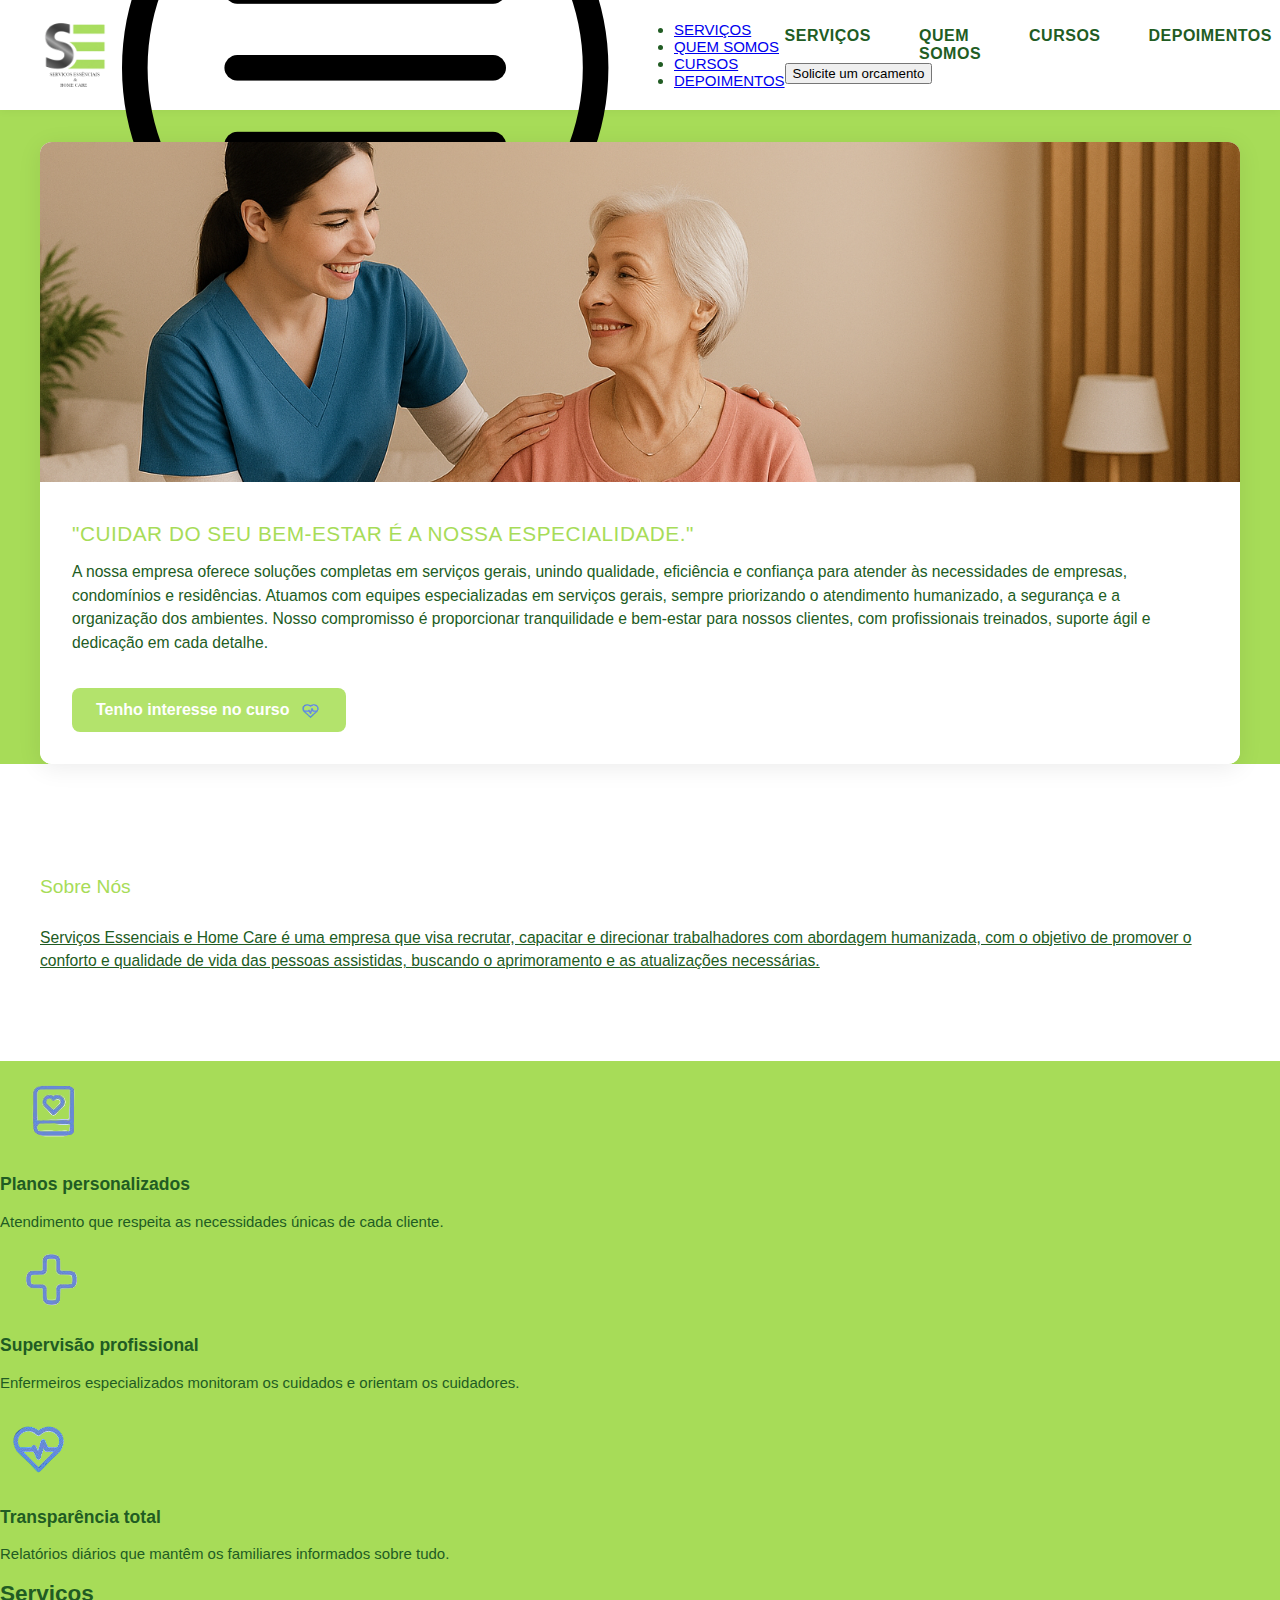
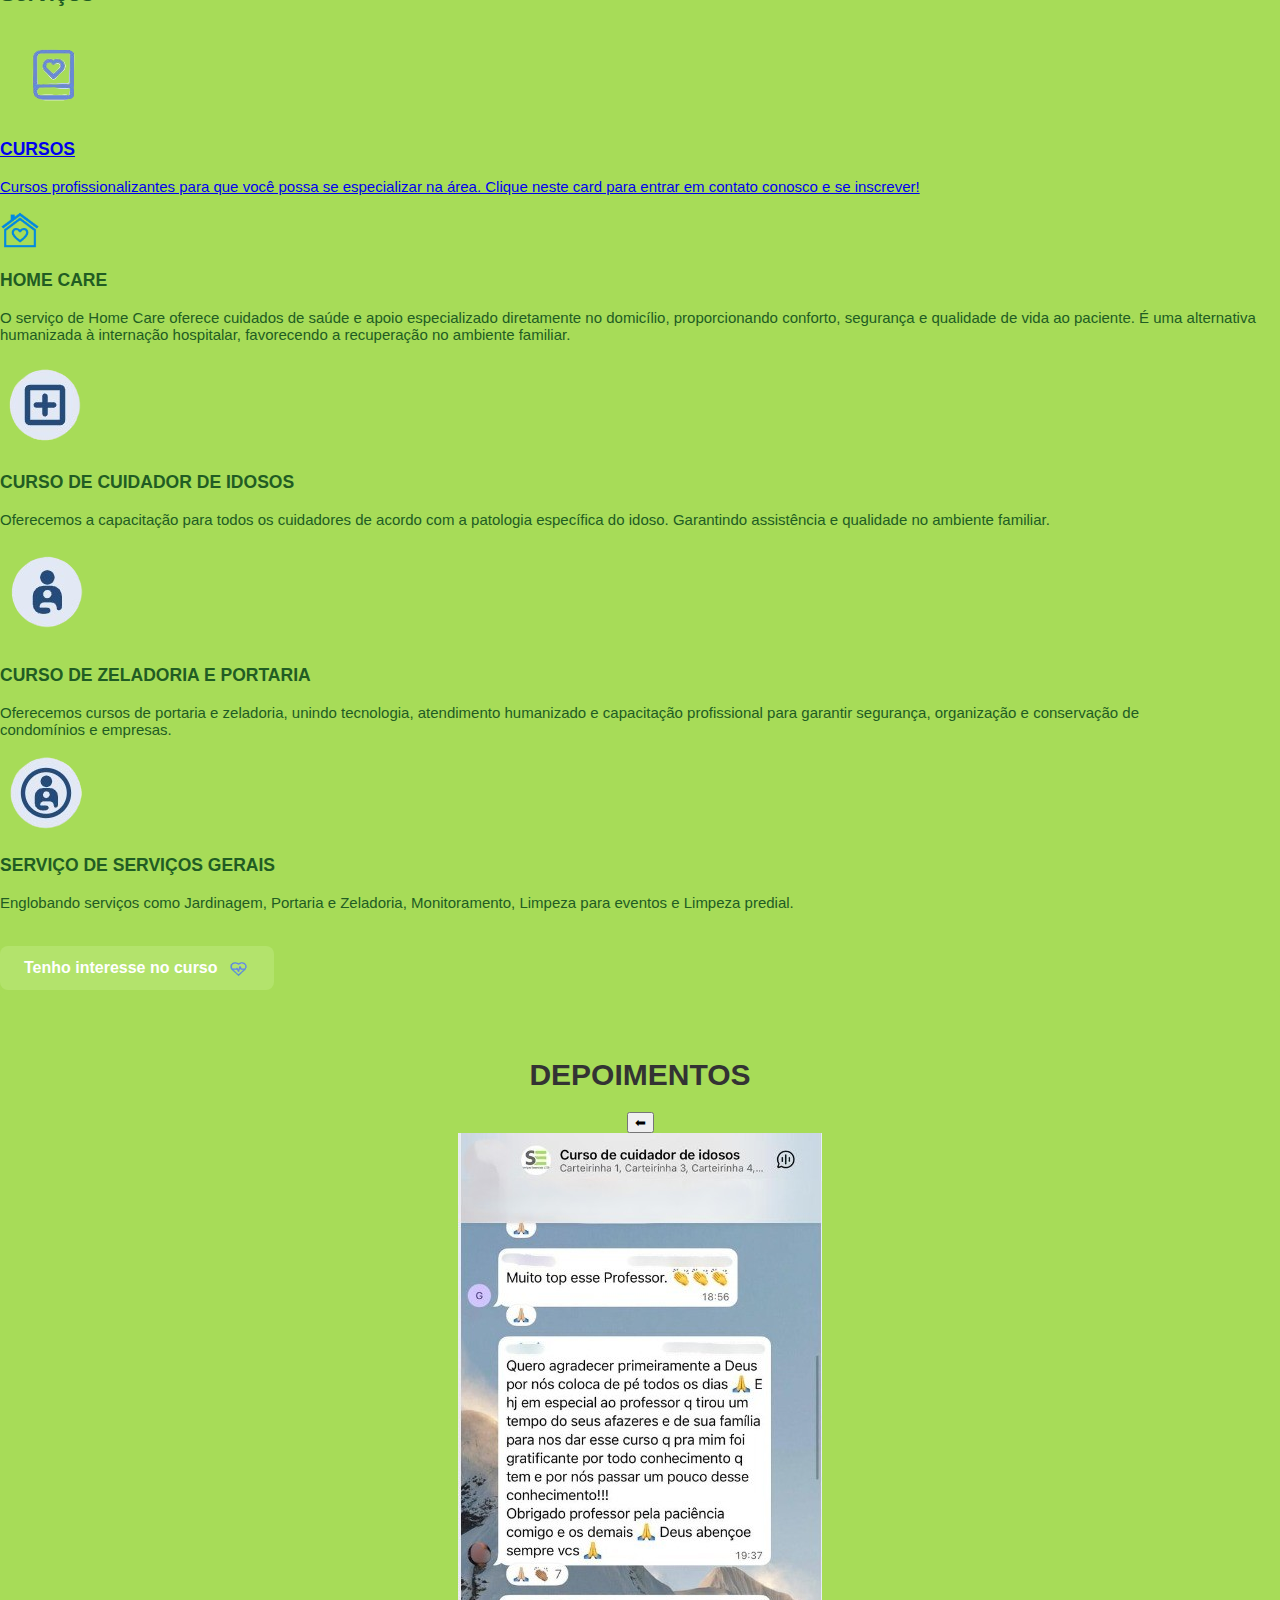
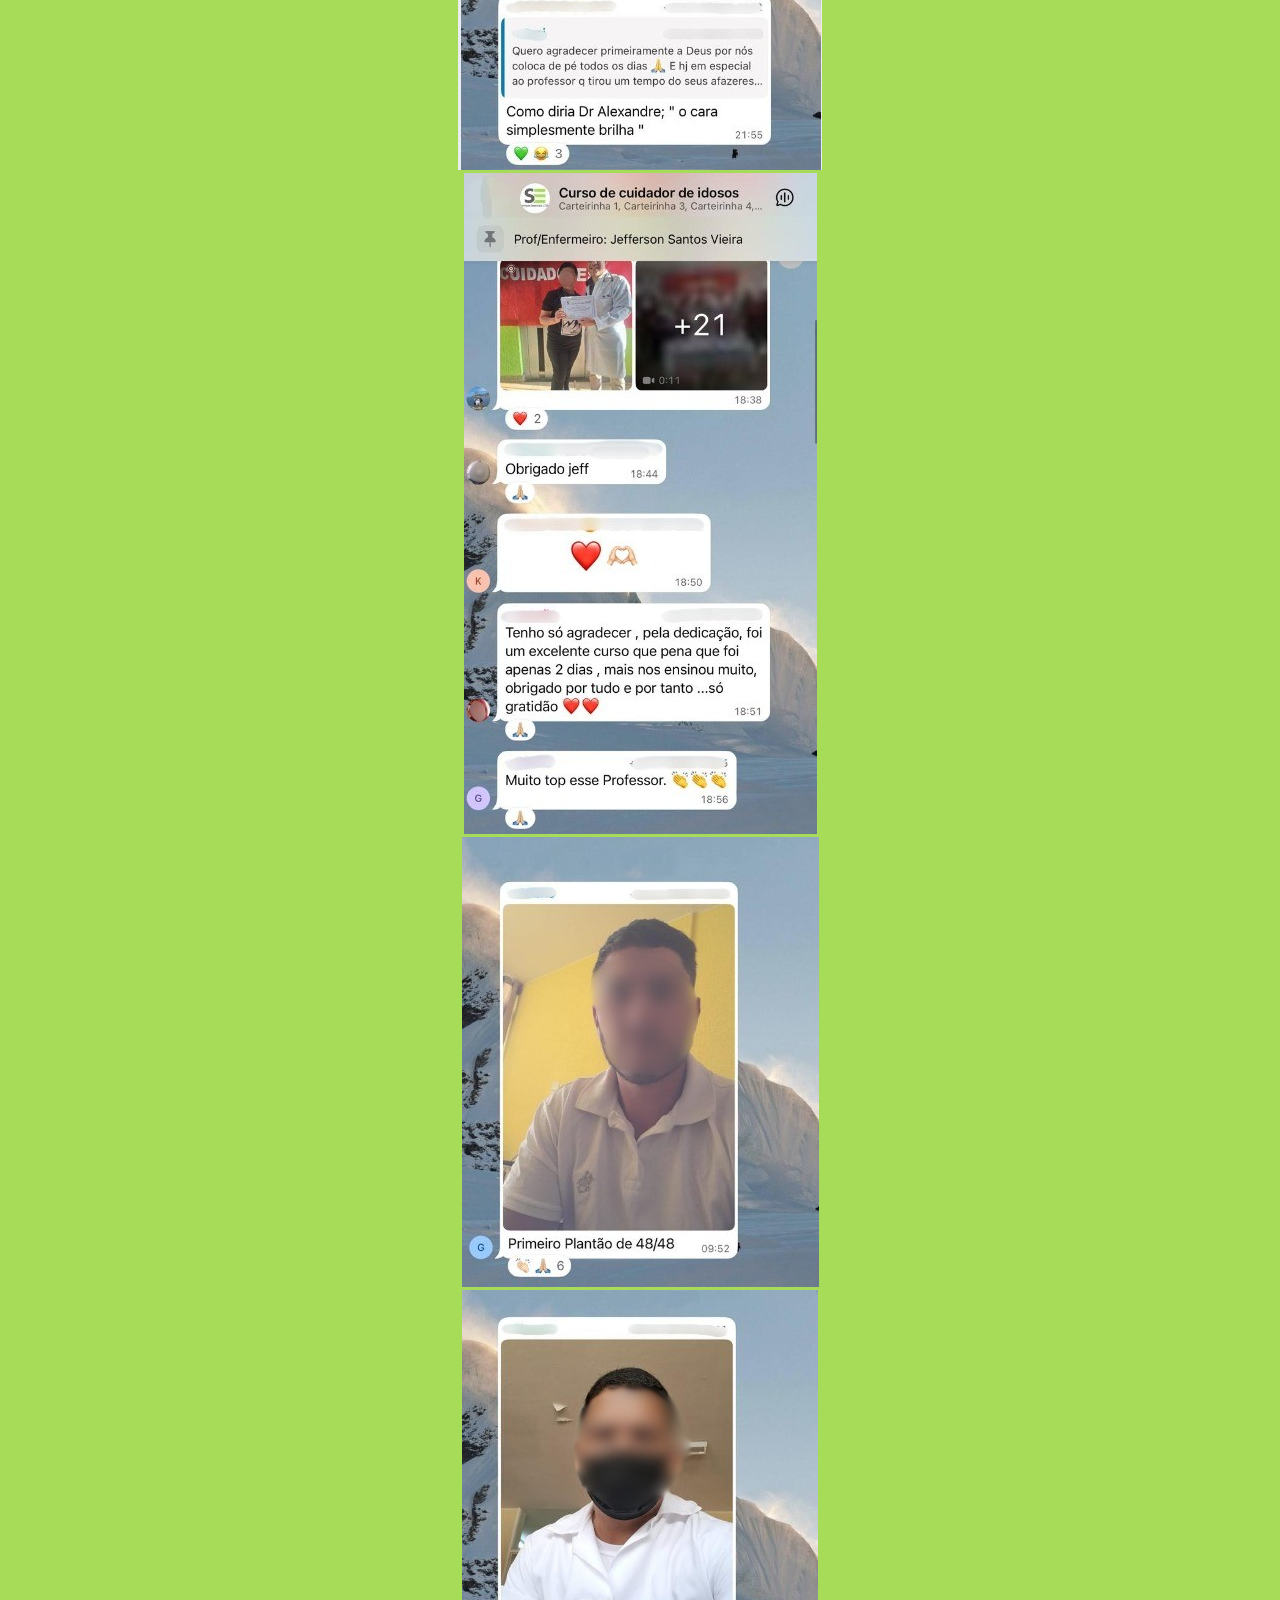
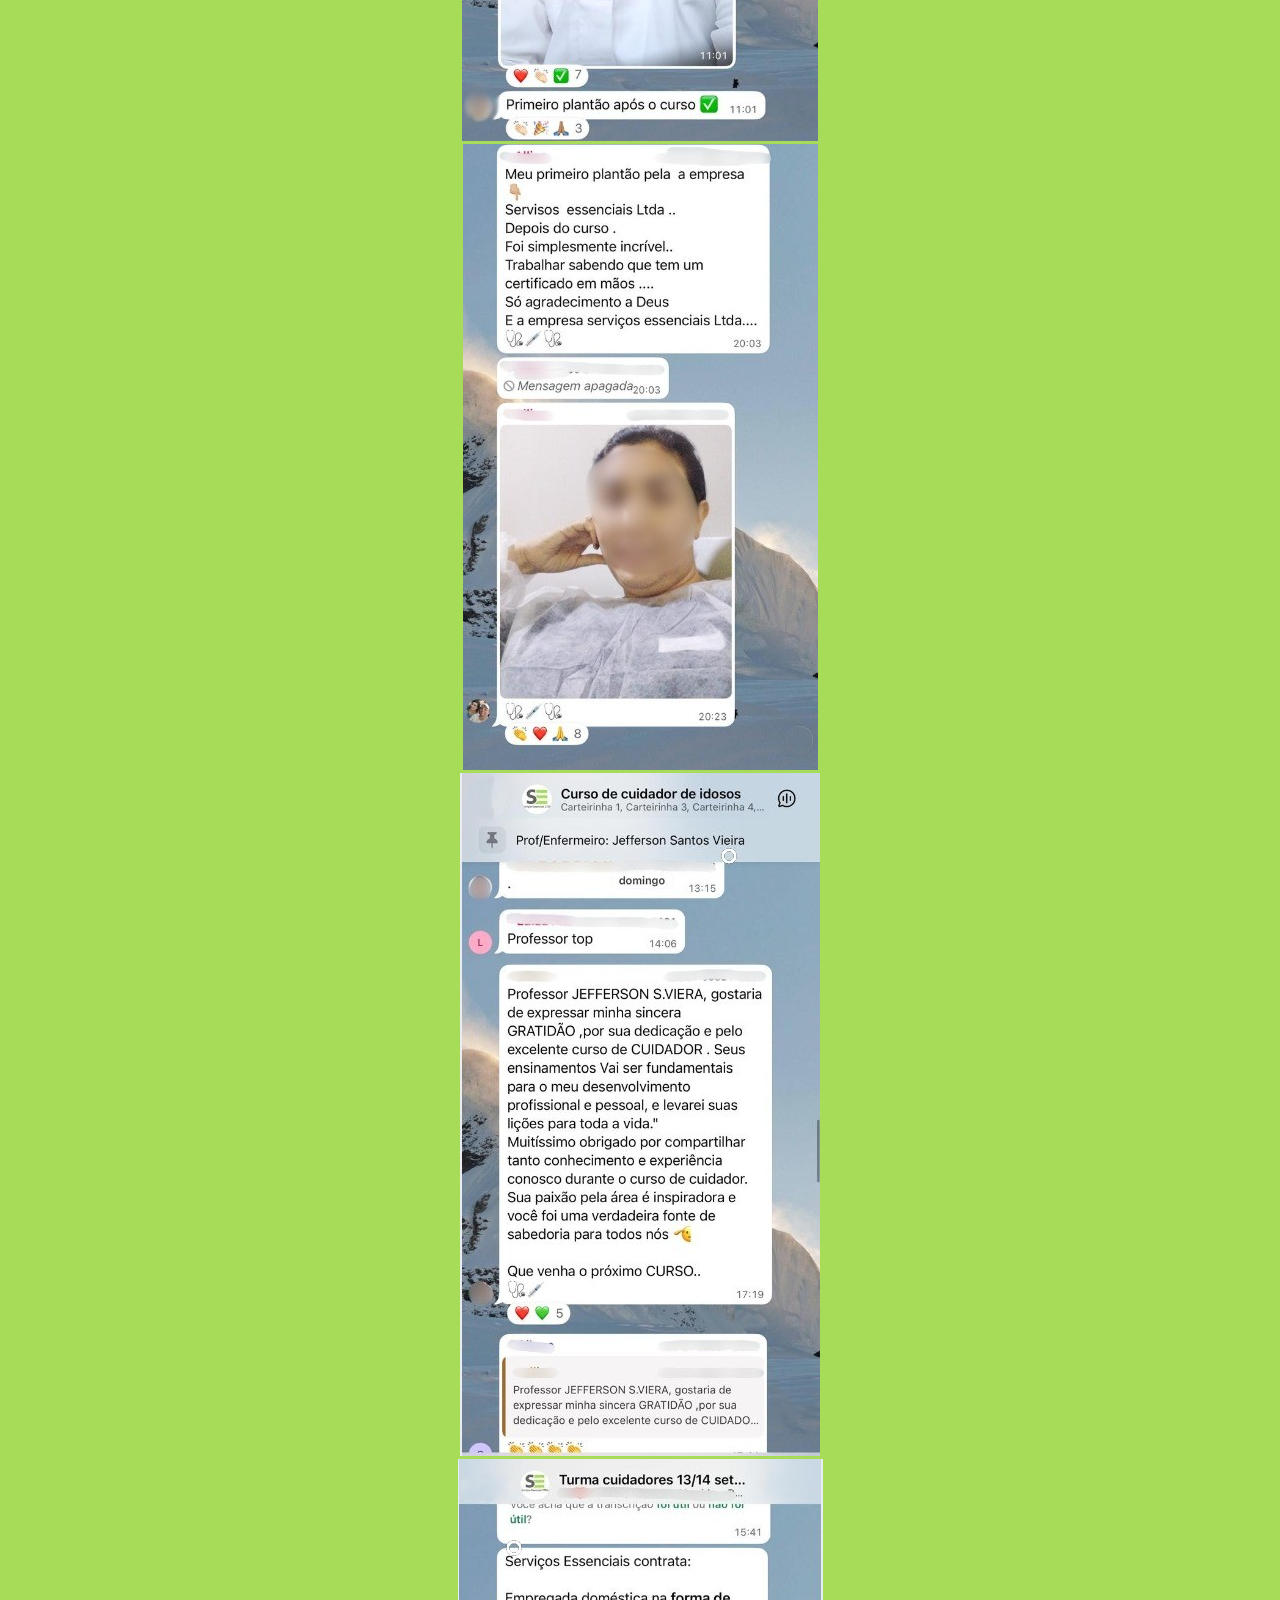
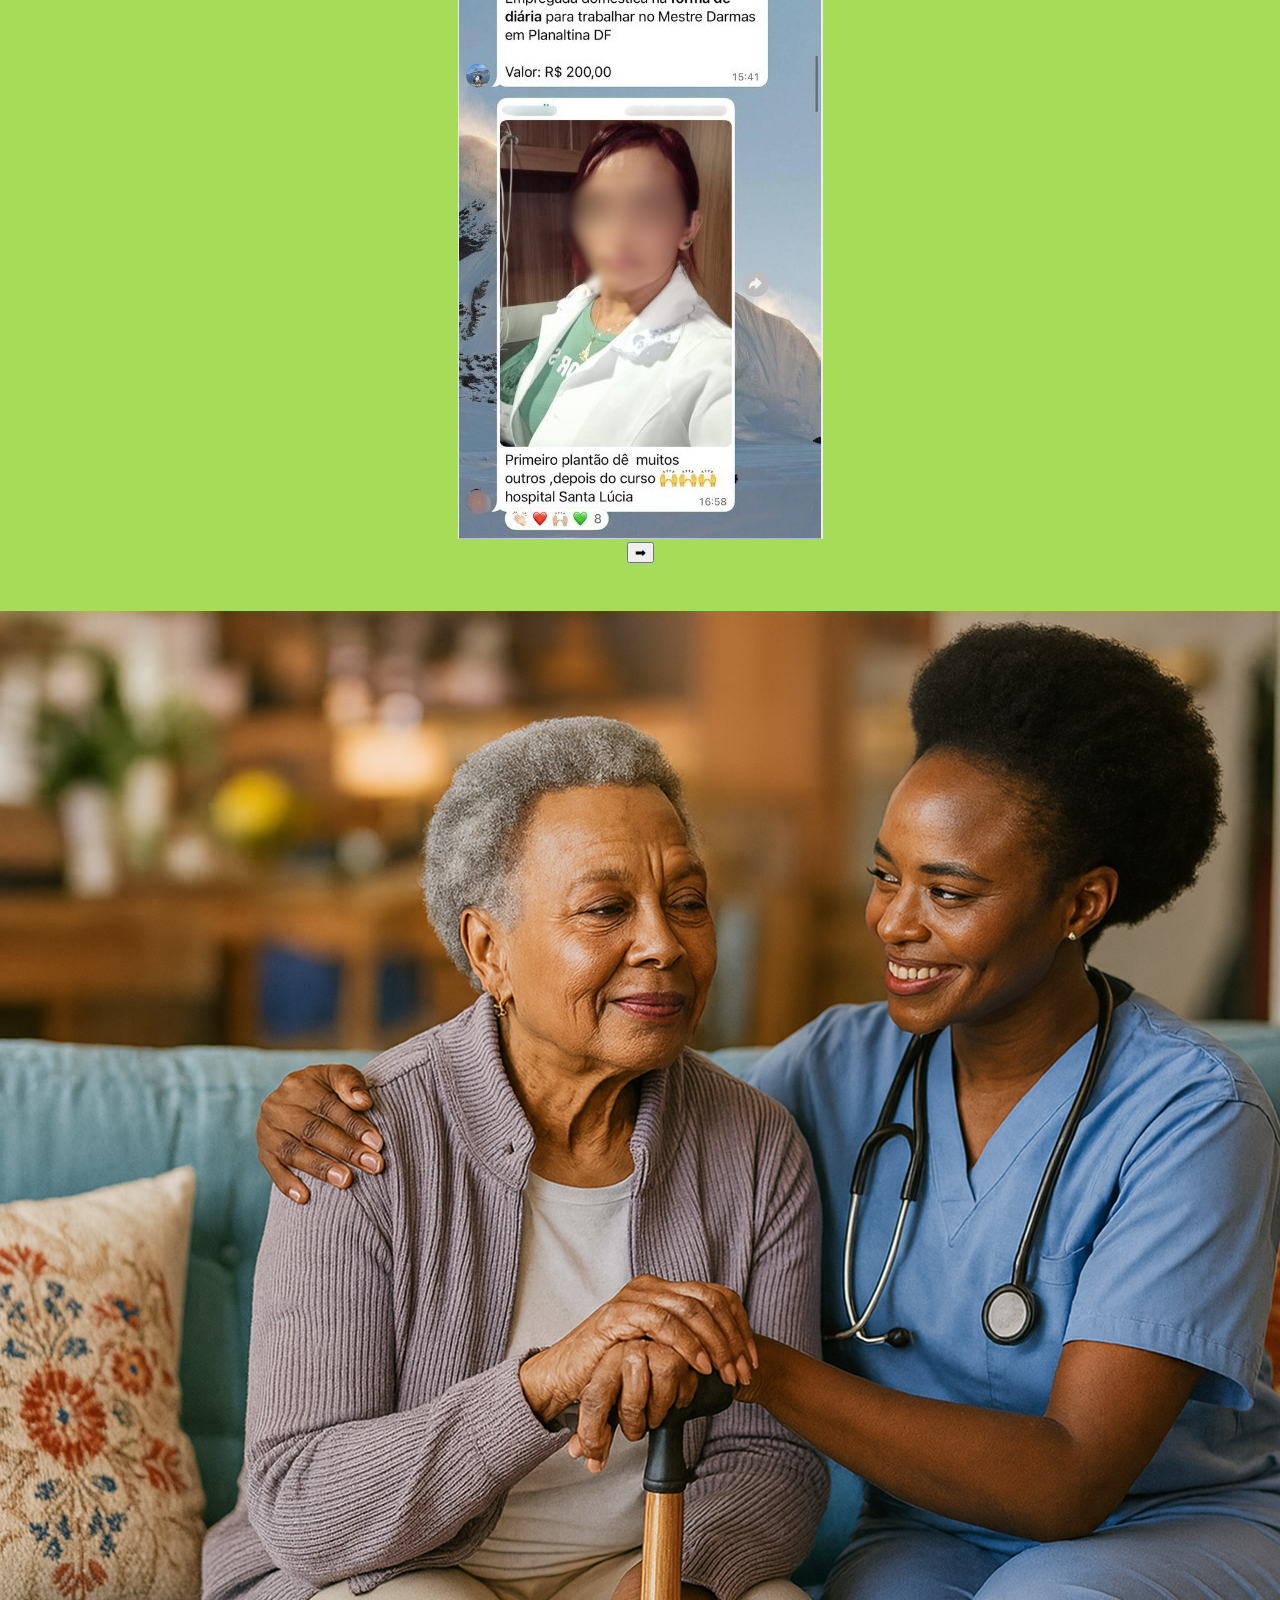
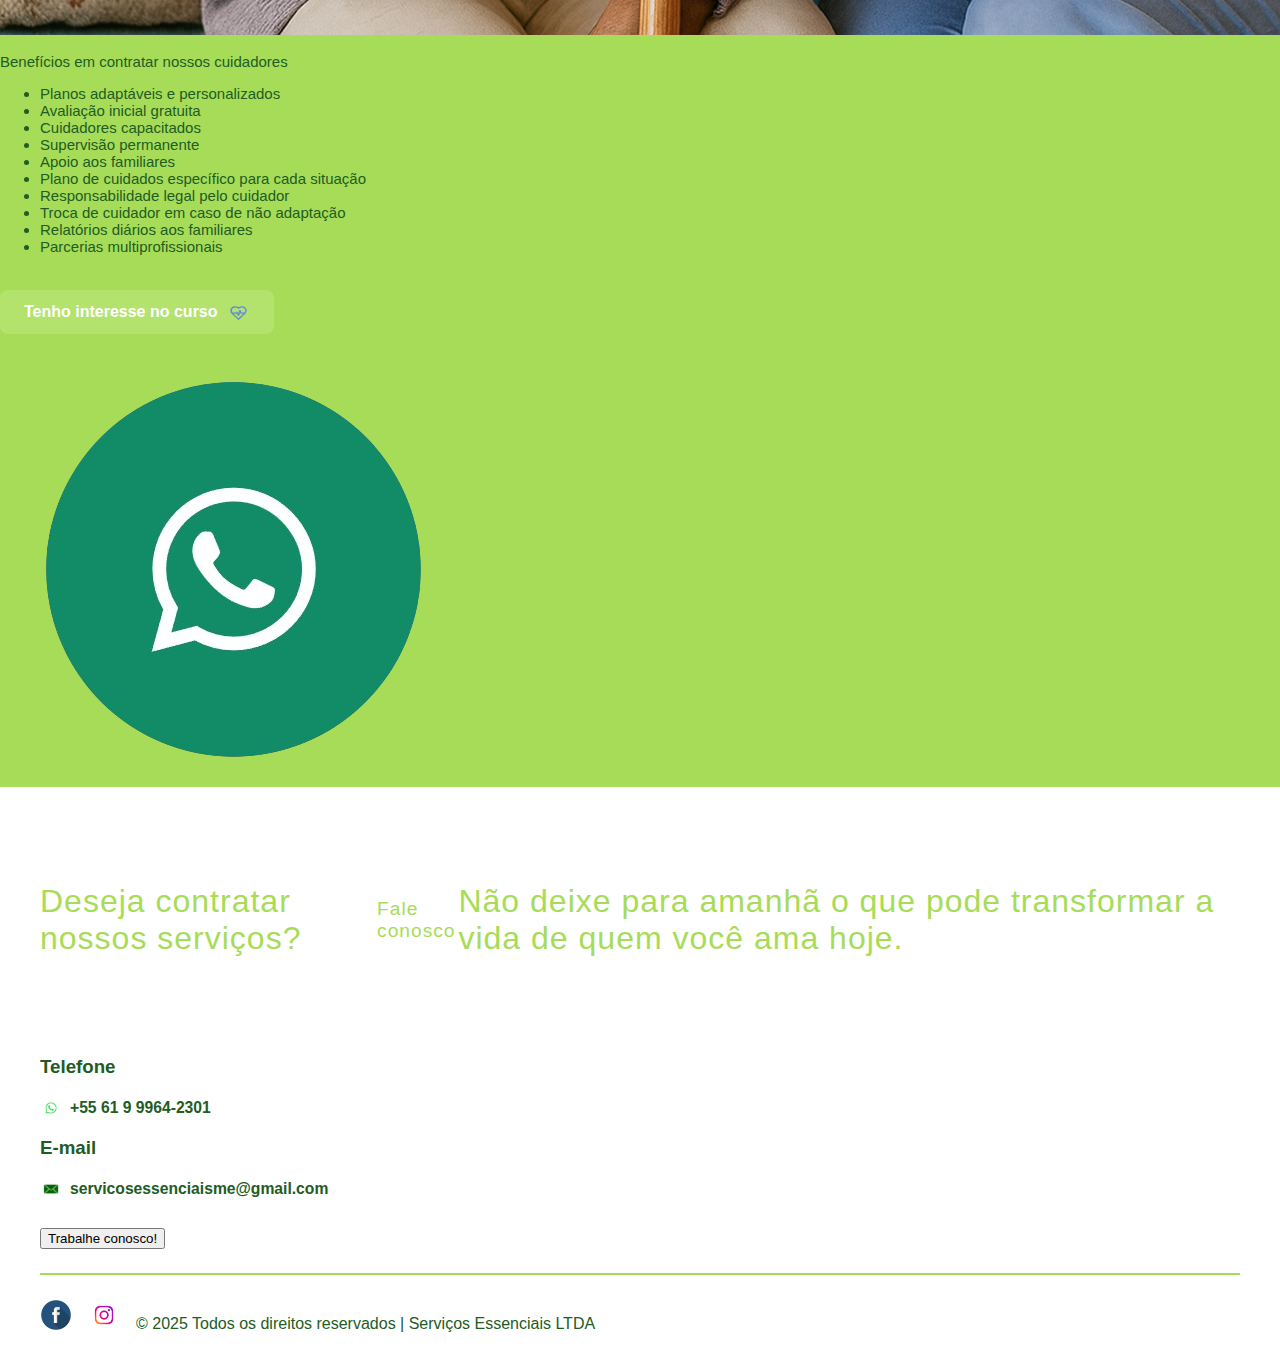
<file: homecare/index.html>
<!DOCTYPE html>
<html lang="en">
  <head>
    <meta charset="UTF-8" />
    <meta name="viewport" content="width=device-width, initial-scale=1.0" />
    <title>Serviços Essenciais</title>
    <link rel="stylesheet" href="index.css">
    <link rel="shortcut icon" href="imagens/favicon.jpg" type="image/x-icon">
  </head>
  <body>
    
    <header>
      <div class="header-content">
        <div class="logo-area">
          <img
            src="imagens/logo-oficial-removebg-preview.png"
            alt="Logo Serviços Essenciais"
            class="logo-img"
          />

          <img
            class="icon-menu"
            id="btnMenu"
            src="imagens/icon-menu.png"
            alt="icon-menu"/>

          </div>
          <div id="menu-Mobile" class="menuMobile">
            <ul id="ul-pop-up">
              <li><a href="#servicos">SERVIÇOS</a></li>
              <li><a href="#sobre">QUEM SOMOS</a></li>
              <li>
                <a href="https://wa.me/5561999642301?text=Ol%C3%A1%2C%20tudo%20bem%3F%20Tenho%20interesse%20no%20curso.">
                  CURSOS
                </a>

              </li>
              <li><a href="#depoimentos">DEPOIMENTOS</a></li>
            </ul>
          </div>
        <nav>
          <ul id="ul-opcoes-header">
            <li><a href="#servicos">SERVIÇOS</a></li>
            <li><a href="#sobre">QUEM SOMOS</a></li>
            <li>
               <a href="https://wa.me/5561999642301?text=Ol%C3%A1%2C%20tudo%20bem%3F%20Tenho%20interesse%20no%20curso.">
                 CURSOS
                </a
              >
            </li>
            <li><a href="#depoimentos">DEPOIMENTOS</a></li>
          </ul>
          <a
            href="https://wa.me/5561999642301?text=Ol%C3%A1%2C%20tudo%20bem%3F%20Tenho%20interesse%20em%20fazer%20um%20or%C3%A7amento%20de%20servi%C3%A7o%20de%20Home%20Care" target="_blank" class="btn-orca"
          >
            <button class="btn-orcamento">Solicite um orcamento</button>
          </a>
        </nav>
      </div>
    </header>

    <main>
      <section class="banner">
        <img
          src="imagens/banner-oficial.png"
          alt="Equipe Serviços Essenciais"
          class="banner-img"
        />
        <div class="banner-text">
          <h1>"CUIDAR DO SEU BEM-ESTAR É A NOSSA ESPECIALIDADE."</h1>
          <p>
            A nossa empresa oferece soluções completas em serviços gerais,
            unindo qualidade, eficiência e confiança para atender às
            necessidades de empresas, condomínios e residências. Atuamos com
            equipes especializadas em serviços gerais, sempre priorizando o
            atendimento humanizado, a segurança e a organização dos ambientes.
            Nosso compromisso é proporcionar tranquilidade e bem-estar para
            nossos clientes, com profissionais treinados, suporte ágil e
            dedicação em cada detalhe.
          </p>
          <a
            href="https://wa.me/5561999642301?text=Ol%C3%A1%2C%20tudo%20bem%3F%20Tenho%20interesse%20no%20curso."
            class="btn-whatsapp"
            id="btn-whats-section"
            target="_blank"
          >
            Tenho interesse no curso <img src="imagens/coracao-vital.png" alt="">
          </a>
        </div>
      </section>

      <section class="sobre-nos" >
        <div class="sobre-container">
          <div class="sobre-texto">
            <h2>Sobre Nós</h2>
            <p>
              Serviços Essenciais e Home Care é uma empresa que visa recrutar, capacitar e direcionar trabalhadores com abordagem humanizada, com o objetivo de promover o conforto e qualidade de vida das pessoas assistidas, buscando o aprimoramento e as atualizações necessárias.

            </p>
            
          </div>
          
        </div>
      </section>

      <section class="top-descricao" >
 
        <!-- <img src="imagens/logo-oficial-removebg-preview.png" class="tt" alt=""> -->
 
        <div class="card-geral">
          <div class="card-top" id="card-animado">
            <div class="icon-descrip">
              <img src="imagens/livro_coracao.png" alt="livro com coração" />
            </div>
            <h3>Planos personalizados</h3>
            <p>
              Atendimento que respeita as necessidades únicas de cada cliente.
            </p>
          </div>

          <div class="card-top" id="card-animado">
            <div class="icon-descrip">
              <img
                class="icon-mais"
                src="imagens/mais.png"
                alt="livro com coração"
              />
            </div>
            <h3>Supervisão profissional</h3>
            <p>
              Enfermeiros especializados monitoram os cuidados e orientam os
              cuidadores.
            </p>
          </div>

          <div class="card-top" id="card-animado">
            <div class="icon-descrip">
              <img
                class="coracao-vital"
                src="imagens/coracao-vital.png"
                alt="livro com coração"
              />
            </div>
            <h3>Transparência total</h3>
            <p>
              Relatórios diários que mantêm os familiares informados sobre tudo.
            </p>
          </div>
        </div>

        <h2 class="servico" id="servicos">Serviços</h2>

        <div class="servico-descricao">

          
          <a href="https://wa.me/5561999642301?text=Ol%C3%A1%2C%20tudo%20bem%3F%20Tenho%20interesse%20no%20curso." class="cursos-link">
            <div class="card2" id="cursos" style="height: 86%;">
            <div class="icon2">
              <img
                src="imagens/livro_coracao.png"
                alt="quadrado mais seta"
              />
            </div>
            <h3>CURSOS</h3>
            <p>
             Cursos profissionalizantes para que você
                possa se especializar na área. Clique neste card para entrar em
                contato conosco e se inscrever!
              </p>
            </div>
          </a>
            
            <div class="card2" id="home-care" onclick="window.location.href='homecare.htm'">
              <div class="icon2">
                <img src="imagens/casa-coracao.png" alt="coracao com uma casa" style="width: 40px;" />
              </div>
              <h3>HOME CARE</h3>
              <p>
                O serviço de Home Care oferece cuidados de saúde e apoio
                especializado diretamente no domicílio, proporcionando conforto,
                segurança e qualidade de vida ao paciente. É uma alternativa
                humanizada à internação hospitalar, favorecendo a recuperação no
                ambiente familiar.
              </p>
            </div>

          <div class="card2">
            <div class="icon2">
              <img src="imagens/quadrado_mais.png" alt="quadrado com mais" />
            </div>
            <h3>CURSO DE CUIDADOR DE IDOSOS </h3>
            <p>
              Oferecemos a capacitação para todos os cuidadores de acordo com a patologia específica do idoso. Garantindo assistência e qualidade no ambiente familiar.

            </p>
          </div>

          <div class="card2">
            <div class="icon2">
              <img src="imagens/boneco.png" alt="boneco" />
            </div>
            <h3>CURSO DE ZELADORIA E PORTARIA</h3>
            <p>
              Oferecemos cursos de portaria e zeladoria, unindo tecnologia, atendimento humanizado e capacitação profissional para garantir segurança, organização e conservação de condomínios e empresas.
            </p>
          </div>

          <div class="card2" id="card-espec" >
            <div class="icon2">
              <img src="imagens/boneco-circulo.png" alt="boneco no círculo" />
            </div>
            <h3>SERVIÇO DE SERVIÇOS GERAIS</h3>
            <p>
              Englobando serviços como Jardinagem, Portaria e Zeladoria, Monitoramento, Limpeza para eventos e Limpeza predial.
            </p>
          </div>

          
<!--  -->
          
          
        </div>
          <a
          href="https://wa.me/5561999642301?text=Ol%C3%A1%2C%20tudo%20bem%3F%20Tenho%20interesse%20no%20curso."
          class="btn-whatsapp"
            id="btn-whats-section2"
            target="_blank"
          >
            Tenho interesse no curso <img src="imagens/coracao-vital.png" alt="">
          </a>
          
      </section>

      <section class="depoimentos" id="depoimentos">
        <h1>DEPOIMENTOS</h1>

        <div class="carousel-wrapper">
          <button class="prev-btn">⬅</button>

          <div class="carousel">
            <div class="carousel-cards">
              <div class="card-separado">
                <div class="card">
                  <img src="imagens/print1.jpg" alt="depoimento em forma de print de whatsapp">
                </div>
                <!-- <div class="depoimento-footer">
                  <div>
                    <strong>Jodi</strong>
                    <div class="estrelas">★★★★★</div>
                  </div>
                </div> -->
              </div>

              <div class="card-separado">
                <div class="card">
                  <img src="imagens/print2.jpg" alt="depoimento em forma de print de whatsapp">
                </div>
                <!-- <div class="depoimento-footer">
                  <div>
                    <strong>Allice</strong>
                    <div class="estrelas">★★★★★</div>
                  </div>
                </div> -->
              </div>

              <div class="card-separado">
                <div class="card">
                  <img src="imagens/print3.jpg" alt="depoimento em forma de print de whatsapp">
                </div>
              </div>

              <div class="card-separado">
                <div class="card">
                  <img src="imagens/print4.jpg" alt="depoimento em forma de print de whatsapp">
                </div>
              </div>

              <div class="card-separado">
                <div class="card">
                  <img src="imagens/print5.jpg" alt="depoimento em forma de print de whatsapp">
                </div>
              </div>

              <div class="card-separado">
                <div class="card">
                  <img src="imagens/print6.jpg" alt="depoimento em forma de print de whatsapp">
                </div>
              </div>

              <div class="card-separado">
                <div class="card">
                  <img src="imagens/print7.jpg" alt="depoimento em forma de print de whatsapp">
                </div>
              </div>
            </div>
          </div>
          <!-- <button class="prev-btn"> ⬅ </button> -->
          <button class="next-btn">➡</button>
        </div>
      </section>

      <section class="beneficios">

        <img
          src="imagens/abraco_paciente.png"
          alt="Enfermeira abracando paciente"
          class="abrancando_paciente"
        />

        <div class="beneficios-text">
        <p>Benefícios em contratar nossos cuidadores​</p>

        <ul class="list-beneficios">
          <li>Planos adaptáveis e personalizados</li>
          <li>Avaliação inicial gratuita</li>
          <li>Cuidadores capacitados</li>
          <li>Supervisão permanente</li>
          <li>Apoio aos familiares</li>
          <li>Plano de cuidados específico para cada situação</li>
          <li>Responsabilidade legal pelo cuidador</li>
          <li>Troca de cuidador em caso de não adaptação</li>
          <li>Relatórios diários aos familiares</li>
          <li>Parcerias multiprofissionais</li>
        </ul>

          <a
            href="https://wa.me/5561999642301?text=Ol%C3%A1%2C%20tudo%20bem%3F%20Tenho%20interesse%20no%20curso."
            class="btn-whatsapp"
            id="btn-whats-section3"
            target="_blank"
          >
            Tenho interesse no curso <img src="imagens/coracao-vital.png" alt="">
          </a>
        </div>
      </section>

      <a
        href="https://wa.me/5561999642301?text=Ol%C3%A1%2C%20tudo%20bem%3F%20Tenho%20interesse%20no%20curso."
        target="_blank"
      >
        <img
          class="icon-flutuante"
          src="imagens/whatsicon.png"
          alt="WhatsApp"
        />
      </a>

      <footer class="rodape">
        <div class="rodape-container">

          <div class="rodape-titulo">
            <p class="text-footer">Deseja contratar nossos serviços? </p>
            <h2>Fale conosco</h2>
            <p>Não deixe para amanhã o que pode transformar a vida de quem você ama hoje. <p>
          </div>

          <div class="rodape-conteudo">
            
            <div class="rodape-info">
              <h3>Telefone</h3>
              <p>
                <img  src="imagens/wpp.jpg" alt="Telefone"  /> +55 61
                9 9964-2301
              </p>
              <!-- <hr/> -->
              <h3>E-mail</h3>
              <p>
                <img src="imagens/envelopeemail.png" alt="E-mail" />
                servicosessenciaisme@gmail.com

              </p>
              
              <br/>

              <a href="mailto:servicosessenciaisme@gmail.com?subject=Dúvida&body=Olá, gostaria de saber sobre...">
                <button class="btn-saber">Trabalhe conosco!</button>
              </a>

            </div>

              <!-- <form class="form">
                <input class="input" type="text" placeholder="Nome e Sobrenome" required>
                  <div class="linha-2">
                    <input class="input" type="email" placeholder="Seu E-mail" required>
                    <input class="input" type="text" placeholder="(DDD) + 9 + celular" required>
                  </div>
                <input class="input" type="text" placeholder="Assunto" required>
                <input class="input" id="input-Especial" type="text" placeholder="Digite sua dúvida ou mensagem " required> -->

              <!-- </form> -->

            </div>
            
            <hr>

              <div class="social">
                <a href="https://www.facebook.com/share/179UpHqAyT/"
                  ><img src="imagens/facebook.jpg" alt="Facebook"
                /></a>
                <a
                  href="https://www.instagram.com/servicos_essenciais?igsh=OHJlbzJ1YnN0Y3c2"
                  ><img src="imagens/instagram.jpg" alt="Instagram"
                /></a>
                <p>© 2025 Todos os direitos reservados | Serviços Essenciais LTDA</p>
              </div>

            
          <!-- <hr /> -->
        </div>
      </footer>
    </main>
    <script src="index.js"></script>
  </body>
</html>
</file>
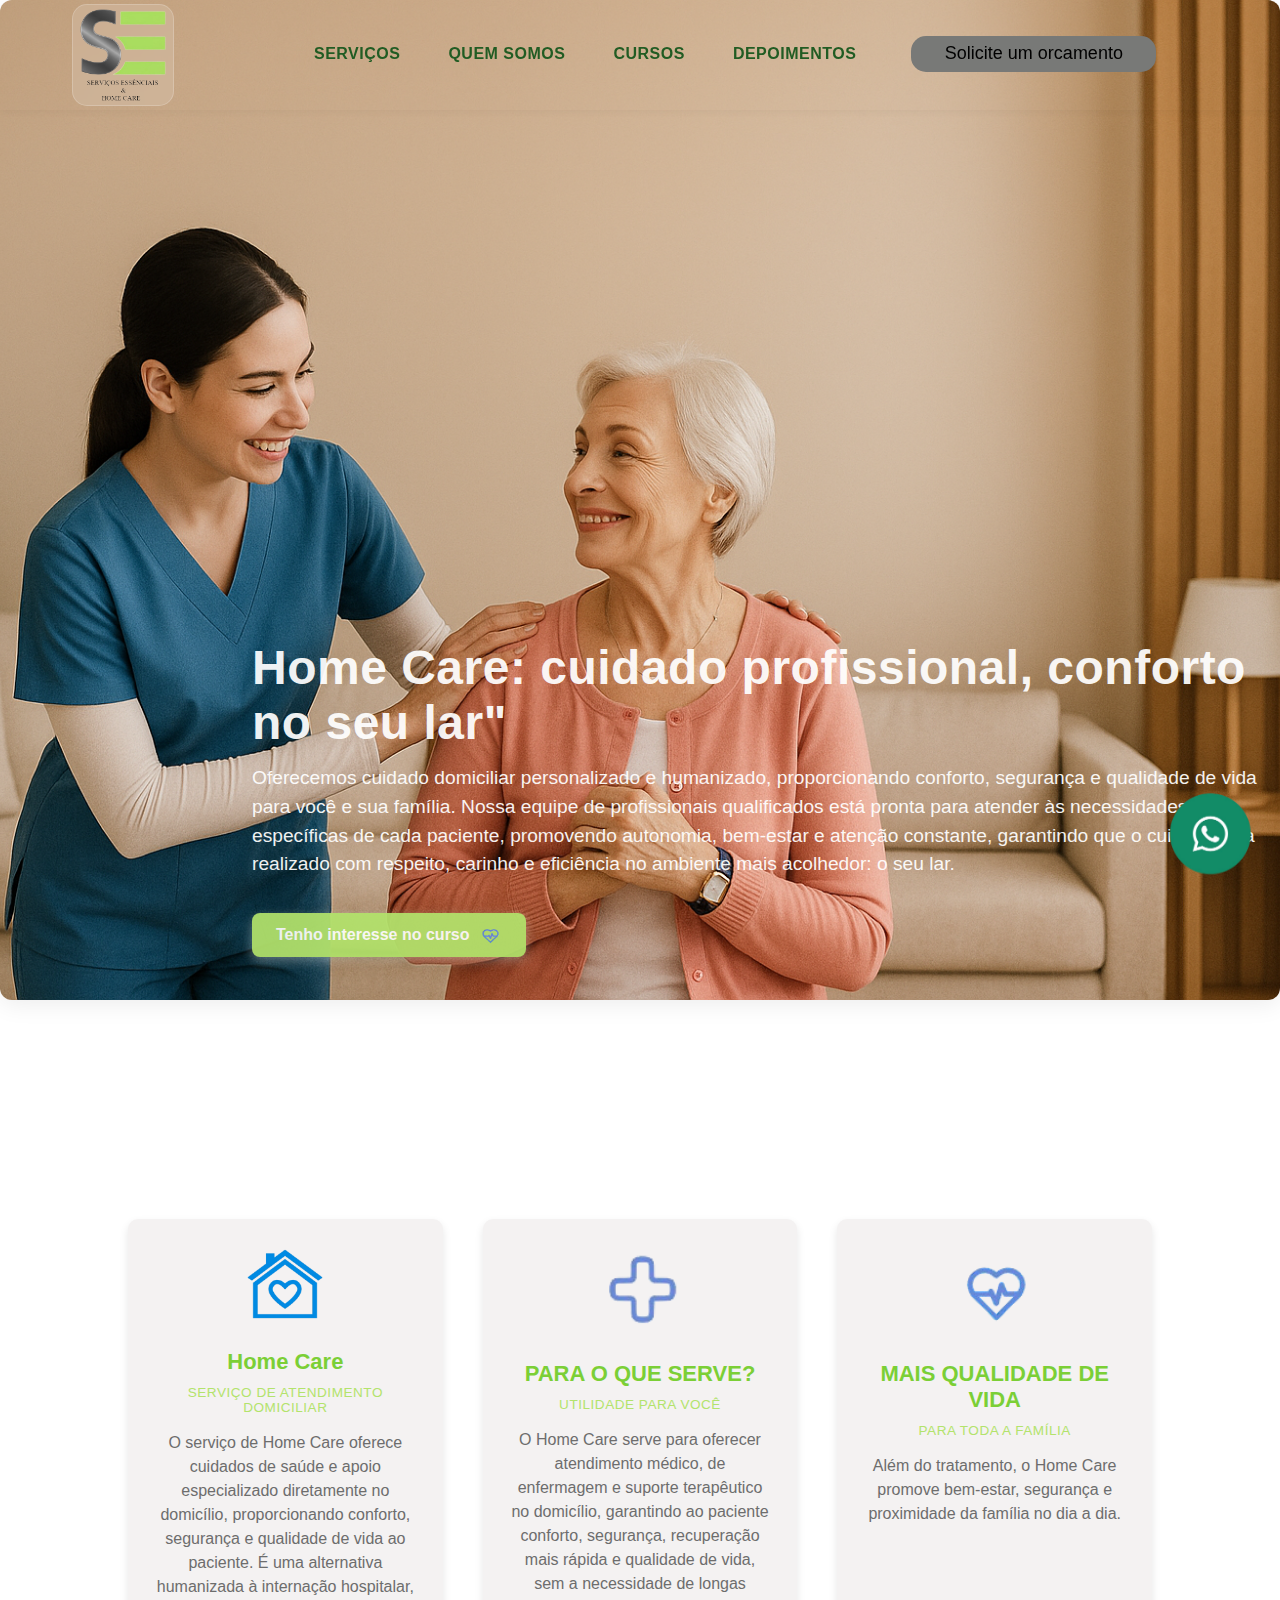
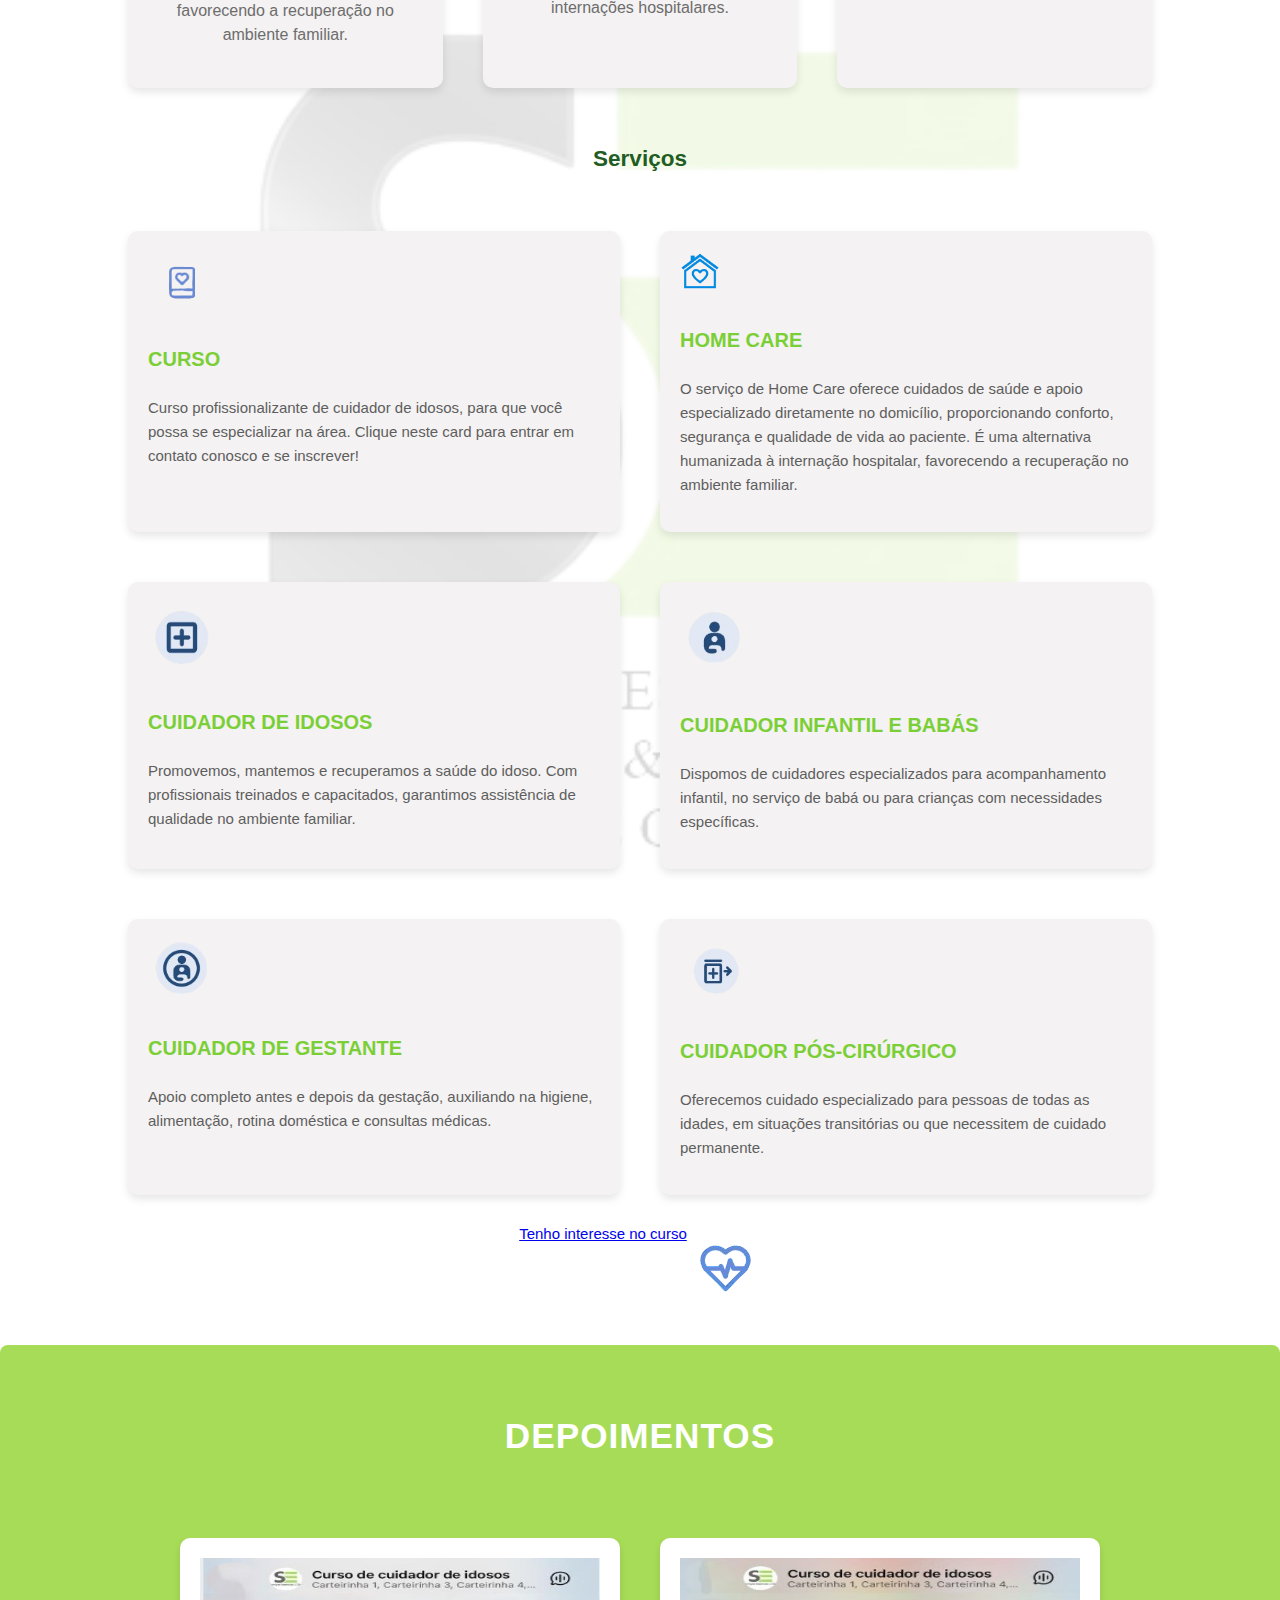
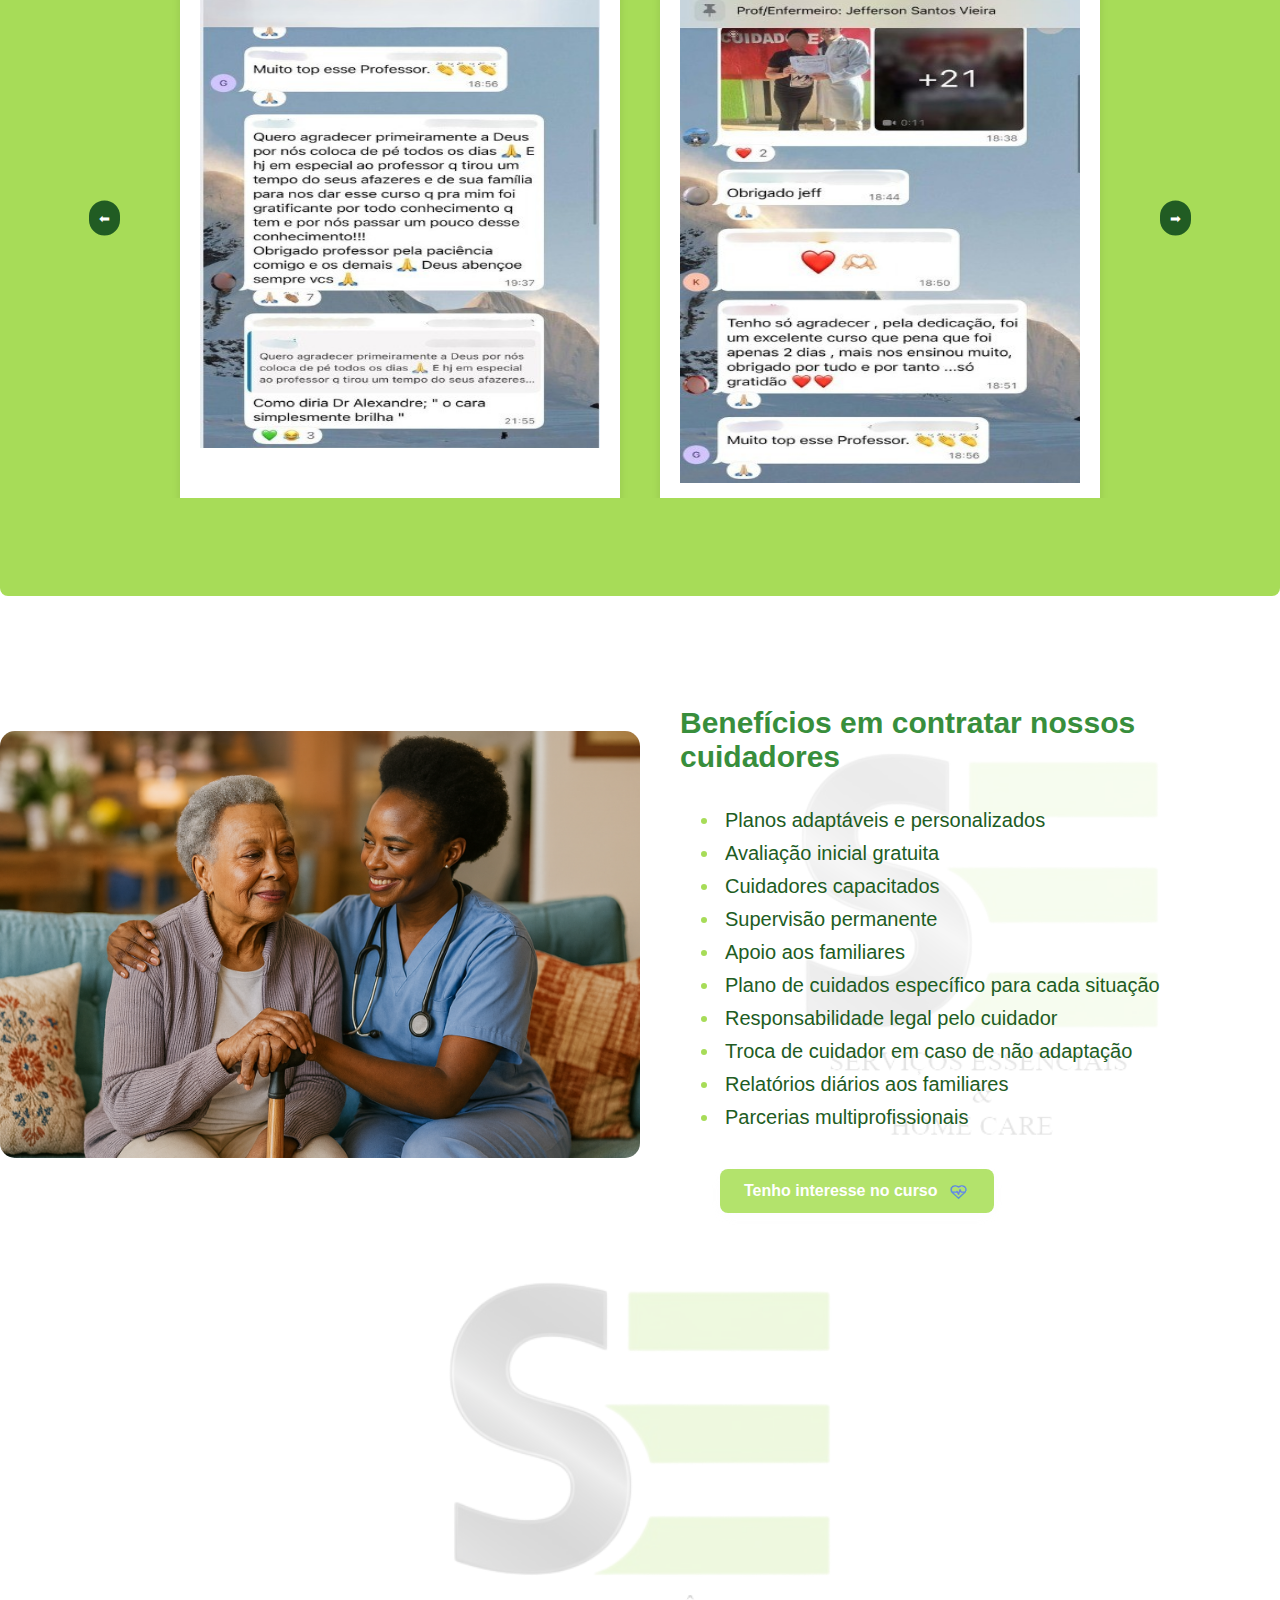
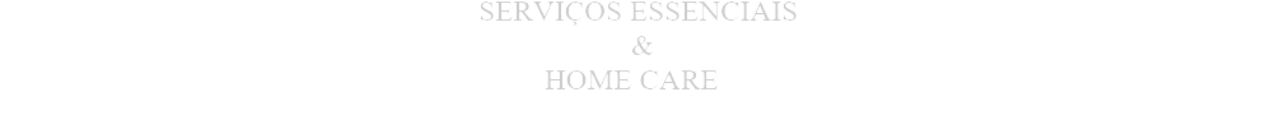
<file: homecare/Home_Care.html>
<!DOCTYPE html>
<html lang="en">
  <head>
    <meta charset="UTF-8" />
    <meta name="viewport" content="width=device-width, initial-scale=1.0" />
    <title>Serviços Essenciais</title>
    <link rel="stylesheet" href="Home_Care.css">
    <link rel="shortcut icon" href="imagens/favicon.jpg" type="image/x-icon">
  </head>
  <body>
    
    <header>
      <div class="header-content">
        <div class="logo-area">
          <img
            src="imagens/logo-oficial-removebg-preview.png"
            alt="Logo Serviços Essenciais"
            class="logo-img"
          />

          <img
            class="icon-menu"
            id="btnMenu"
            src="imagens/icon-menu.png"
            alt="icon-menu"/>

          </div>
          <div id="menu-Mobile" class="menuMobile">
            <ul id="ul-pop-up">
              <li><a href="#servicos">SERVIÇOS</a></li>
              <li><a href="#sobre">QUEM SOMOS</a></li>
              <li>
                <a
                  href="https://wa.me/5561992842191?text=Ol%C3%A1%2C%20vim%20pelo%20site%20e%20tenho%20interesse%20em%20saber%20sobre%20o%20curso%21"
                  >CURSOS</a
                >
              </li>
              <li><a href="#depoimentos">DEPOIMENTOS</a></li>
            </ul>
          </div>
        <nav>
          <ul id="ul-opcoes-header">
            <li><a href="#servicos">SERVIÇOS</a></li>
            <li><a href="#sobre">QUEM SOMOS</a></li>
            <li>
              <a
                href="https://wa.me/5561992842191?text=Ol%C3%A1%2C%20vim%20pelo%20site%20e%20tenho%20interesse%20em%20saber%20sobre%20o%20curso%21"
                >CURSOS</a
              >
            </li>
            <li><a href="#depoimentos">DEPOIMENTOS</a></li>
          </ul>
          <a
            href="https://wa.me/5561992842191?text=Ol%C3%A1%2C%20vim%20pelo%20site%20e%20tenho%20interesse%20em%20saber%20sobre%20o%20curso%21" target="_blank" class="btn-orca"
          >
            <button class="btn-orcamento">Solicite um orcamento</button>
          </a>
        </nav>
      </div>
    </header>

    <main>
      <section class="banner">
        <img
          src="imagens/banner-oficial.png"
          alt="Equipe Serviços Essenciais"
          class="banner-img"
        />
        <div class="banner-text">
          <h1>Home Care: cuidado profissional, conforto no seu lar"</h1>
          <p>
            Oferecemos cuidado domiciliar personalizado e humanizado, proporcionando conforto, segurança e qualidade de vida para você e sua família. Nossa equipe de profissionais qualificados está pronta para atender às necessidades específicas de cada paciente, promovendo autonomia, bem-estar e atenção constante, garantindo que o cuidado seja realizado com respeito, carinho e eficiência no ambiente mais acolhedor: o seu lar.
          </p>
          <a
            href="https://wa.me/5561999642301?text=Ol%C3%A1%2C%20tudo%20bem%3F%20Tenho%20interesse%20no%20serviço%20Home%20Care."
            class="btn-whatsapp"
            id="btn-whats-section"
            target="_blank"
          >
            Tenho interesse no curso <img src="imagens/coracao-vital.png" alt="">
          </a>
        </div>
      </section>

      <section class="sobre-nos" id="sobre">
        <div class="sobre-container">
          <div class="sobre-texto">
            <h2>Sobre Nós</h2>
            <p>
              Serviços Essenciais e Home Care é uma empresa que visa recrutar,
              capacitar e direcionar trabalhadores com abordagem humanizada com
              o objetivo de promover o conforto e qualidade de vida das pessoas
              assistidas, buscando o aprimoramento e as atualizações
              necessárias.
            </p>
            
          </div>
          
        </div>
      </section>

      <div class="top-descricao">
        <div class="card-geral">

          <div class="card-top" id="card-animado">
            <div class="icon-descrip">
              <img src="imagens/casa-coracao.png" alt="coracao com uma casa" style="width: 80px;" />
            </div>
            <h3>Home Care</h3>
            <span class="sub">SERVIÇO DE ATENDIMENTO DOMICILIAR</span>
            <p>
              O serviço de Home Care oferece cuidados de saúde e apoio especializado diretamente no domicílio, proporcionando conforto, segurança e qualidade de vida ao paciente. É uma alternativa humanizada à internação hospitalar, favorecendo a recuperação no ambiente familiar.
            </p>
          </div>

          <div class="card-top"  id="card-animado">
            <div class="icon-descrip">
              <img
                class="icon-mais"
                src="imagens/mais.png"
                alt="livro com coração"
              />
            </div>
            <h3>PARA O QUE SERVE?</h3>
            <span class="sub">UTILIDADE PARA VOCÊ</span>
            <p>
              O Home Care serve para oferecer atendimento médico, de enfermagem e suporte terapêutico no domicílio, garantindo ao paciente conforto, segurança, recuperação mais rápida e qualidade de vida, sem a necessidade de longas internações hospitalares.
            </p>
          </div>

          <div class="card-top"  id="card-animado">
            <div class="icon-descrip">
              <img
                class="coracao-vital"
                src="imagens/coracao-vital.png"
                alt="livro com coração"
              />
            </div>
            <a
              href="https://wa.me/5561992842191?text=Ol%C3%A1%2C%20vim%20pelo%20site%20e%20tenho%20interesse%20em%20saber%20sobre%20o%20curso%21"
              target="_blank"
              class="btn-curso"
            >
              <h3>MAIS QUALIDADE DE VIDA</h3>
            <span class="sub">PARA TODA A FAMÍLIA</span>
            <p>
              Além do tratamento, o Home Care promove bem-estar, segurança e proximidade da família no dia a dia.
            </p>
            </a>
          </div>
        </div>

        <h2 class="servico" id="servicos">Serviços</h2>
        <div class="servico-descricao">

          
          <div class="card2" id="cursos" onclick="window.location.href='index.html'">
            <div class="icon2">
              <img
                src="imagens/livro_coracao.png"
                alt="quadrado mais seta"
              />
            </div>
            <h3>CURSO</h3>
            <p>
              Curso profissionalizante de cuidador de idosos, para que você
              possa se especializar na área. Clique neste card para entrar em
              contato conosco e se inscrever!
            </p>
          </div>
          
          <div class="card2"  id="home-care" >
            <div class="icon2">
<img src="imagens/casa-coracao.png" alt="coracao com uma casa" style="width: 40px;" />              </div>
            <h3>HOME CARE</h3>
            <p>
              O serviço de Home Care oferece cuidados de saúde e apoio
              especializado diretamente no domicílio, proporcionando conforto,
              segurança e qualidade de vida ao paciente. É uma alternativa
              humanizada à internação hospitalar, favorecendo a recuperação no
              ambiente familiar.
            </p>
          </div>

          <div class="card2">
            <div class="icon2">
              <img src="imagens/quadrado_mais.png" alt="quadrado com mais" />
            </div>
            <h3>CUIDADOR DE IDOSOS</h3>
            <p>
              Promovemos, mantemos e recuperamos a saúde do idoso. Com
              profissionais treinados e capacitados, garantimos assistência de
              qualidade no ambiente familiar.
            </p>
          </div>

          <div class="card2">
            <div class="icon2">
              <img src="imagens/boneco.png" alt="boneco" />
            </div>
            <h3>CUIDADOR INFANTIL E BABÁS</h3>
            <p>
              Dispomos de cuidadores especializados para acompanhamento
              infantil, no serviço de babá ou para crianças com necessidades
              específicas.
            </p>
          </div>

          <div class="card2">
            <div class="icon2">
              <img src="imagens/boneco-circulo.png" alt="boneco no círculo" />
            </div>
            <h3>CUIDADOR DE GESTANTE</h3>
            <p>
              Apoio completo antes e depois da gestação, auxiliando na higiene,
              alimentação, rotina doméstica e consultas médicas.
            </p>
          </div>

          <div class="card2">
            <div class="icon2">
              <img
                src="imagens/quadrado-mais-seta.png"
                alt="quadrado mais seta"
              />
            </div>
            <h3>CUIDADOR PÓS-CIRÚRGICO</h3>
            <p>
              Oferecemos cuidado especializado para pessoas de todas as idades,
              em situações transitórias ou que necessitem de cuidado permanente.
            </p>
          </div>
<!--  -->
          
        </div>
          <a
          href="https://wa.me/5561999642301?text=Ol%C3%A1%2C%20tudo%20bem%3F%20Tenho%20interesse%20no%20serviço%20Home%20Care."
            id="btn-whats-section2"
            target="_blank"
          >
            Tenho interesse no curso <img src="imagens/coracao-vital.png" alt="">
          </a>
          
      </div>

      <section class="depoimentos" id="depoimentos">
        <h1>DEPOIMENTOS</h1>

        <div class="carousel-wrapper">
          <button class="prev-btn">⬅</button>

          <div class="carousel">
            <div class="carousel-cards">
              <div class="card-separado">
                <div class="card">
                  <img src="imagens/print1.jpg" alt="depoimento em forma de print de whatsapp">
                </div>
                <!-- <div class="depoimento-footer">
                  <div>
                    <strong>Jodi</strong>
                    <div class="estrelas">★★★★★</div>
                  </div>
                </div> -->
              </div>

              <div class="card-separado">
                <div class="card">
                  <img src="imagens/print2.jpg" alt="depoimento em forma de print de whatsapp">
                </div>
                <!-- <div class="depoimento-footer">
                  <div>
                    <strong>Allice</strong>
                    <div class="estrelas">★★★★★</div>
                  </div>
                </div> -->
              </div>

              <div class="card-separado">
                <div class="card">
                  <img src="imagens/print3.jpg" alt="depoimento em forma de print de whatsapp">
                </div>
              </div>

              <div class="card-separado">
                <div class="card">
                  <img src="imagens/print4.jpg" alt="depoimento em forma de print de whatsapp">
                </div>
              </div>

              <div class="card-separado">
                <div class="card">
                  <img src="imagens/print5.jpg" alt="depoimento em forma de print de whatsapp">
                </div>
              </div>

              <div class="card-separado">
                <div class="card">
                  <img src="imagens/print6.jpg" alt="depoimento em forma de print de whatsapp">
                </div>
              </div>

              <div class="card-separado">
                <div class="card">
                  <img src="imagens/print7.jpg" alt="depoimento em forma de print de whatsapp">
                </div>
              </div>
            </div>
          </div>
          <!-- <button class="prev-btn"> ⬅ </button> -->
          <button class="next-btn">➡</button>
        </div>
      </section>

      <div class="beneficios">

        <img
          src="imagens/abraco_paciente.png"
          alt="Enfermeira abracando paciente"
          class="abrancando_paciente"
        />

        <div class="beneficios-text">
        <p>Benefícios em contratar nossos cuidadores​</p>

        <ul class="list-beneficios">
          <li>Planos adaptáveis e personalizados</li>
          <li>Avaliação inicial gratuita</li>
          <li>Cuidadores capacitados</li>
          <li>Supervisão permanente</li>
          <li>Apoio aos familiares</li>
          <li>Plano de cuidados específico para cada situação</li>
          <li>Responsabilidade legal pelo cuidador</li>
          <li>Troca de cuidador em caso de não adaptação</li>
          <li>Relatórios diários aos familiares</li>
          <li>Parcerias multiprofissionais</li>
        </ul>

          <a
            href="https://wa.me/5561999642301?text=Ol%C3%A1%2C%20tudo%20bem%3F%20Tenho%20interesse%20no%20serviço%20Home%20Care."
            class="btn-whatsapp"
            id="btn-whats-section3"
            target="_blank"
          >
            Tenho interesse no curso <img src="imagens/coracao-vital.png" alt="">
          </a>
        </div>
      </div>

      <a
        href="https://wa.me/5561999642301?text=Ol%C3%A1%2C%20tudo%20bem%3F%20Tenho%20interesse%20no%20serviço%20Home%20Care."
        target="_blank"
      >
        <img
          class="icon-flutuante"
          src="imagens/whatsicon.png"
          alt="WhatsApp"
        />
      </a>

      <footer class="rodape">
        <div class="rodape-container">

          <div class="rodape-titulo">
            <p class="text-footer">Deseja contratar nossos serviços? </p>
            <h2>Fale conosco</h2>
            <p>Não deixe para amanhã o que pode transformar a vida de quem você ama hoje. <p>
          </div>

          <div class="rodape-conteudo">
            
            <div class="rodape-info">
              <h3>Telefone</h3>
              <p>
                <img  src="imagens/wpp.jpg" alt="Telefone"  /> +55 61
                9 9964-2301
              </p>
              <!-- <hr/> -->
              <h3>E-mail</h3>
              <p>
                <img src="imagens/envelopeemail.png" alt="E-mail" />
                servicosessenciaisme@gmail.com

              </p>
              
              <br/>

              <a href="mailto:servicosessenciaisme@gmail.com?subject=Dúvida&body=Olá, gostaria de saber sobre...">
                <button class="btn-saber">Trabalhe conosco!</button>
              </a>

            </div>

              <!-- <form class="form">
                <input class="input" type="text" placeholder="Nome e Sobrenome" required>
                  <div class="linha-2">
                    <input class="input" type="email" placeholder="Seu E-mail" required>
                    <input class="input" type="text" placeholder="(DDD) + 9 + celular" required>
                  </div>
                <input class="input" type="text" placeholder="Assunto" required>
                <input class="input" id="input-Especial" type="text" placeholder="Digite sua dúvida ou mensagem " required> -->

              <!-- </form> -->

            </div>
            
            <hr>

              <div class="social">
                <a href="https://www.facebook.com/share/179UpHqAyT/"
                  ><img src="imagens/facebook.jpg" alt="Facebook"
                /></a>
                <a
                  href="https://www.instagram.com/servicos_essenciais?igsh=OHJlbzJ1YnN0Y3c2"
                  ><img src="imagens/instagram.jpg" alt="Instagram"
                /></a>
                <p>© 2025 Todos os direitos reservados | Serviços Essenciais LTDA</p>
              </div>

            
          <!-- <hr /> -->
        </div>
      </footer>
    </main>
    <script src="Home_Care.js"></script>
  </body>
</html>
</file>
<file: homecare/index.css>
/* Rodapé clássico */
.rodape {
  background: #fff;
  padding: 64px 0 0 0;
  font-family: 'Montserrat', Arial, sans-serif;
}
.rodape-container {
  max-width: 1200px;
  margin: 0 auto;
  padding: 0 36px;
}
.rodape-topo {
  display: flex;
  align-items: center;
  justify-content: space-between;
  margin-bottom: 18px;
}
.rodape-titulo {
  color: #a7dc58;
  font-size: 2rem;
  font-weight: 400;
  letter-spacing: 1px;
}
.btn-whatsapp {
  background: #a7dc58;
  color: #fff;
  padding: 18px 36px;
  border-radius: 16px;
  text-decoration: none;
  font-weight: bold;
  display: flex;
  align-items: center;
  gap: 12px;
  font-size: 1.25rem;
  border: none;
  transition: background 0.2s;
}
.btn-whatsapp img {
  width: 28px;
  height: 28px;
}
.btn-whatsapp:hover {
  background: #7bcf36;
}
.rodape-container hr {
  border: none;
  border-top: 3px solid #a7dc58;
  margin: 18px 0 32px 0;
}
.rodape-centro {
  display: flex;
  align-items: flex-start;
  justify-content: space-between;
  margin-bottom: 32px;
}
.rodape-menu {
  list-style: none;
  display: flex;
  gap: 48px;
  margin: 0;
  padding: 0;
}
.rodape-menu li a {
  text-decoration: none;
  color: #215c23;
  font-weight: bold;
  font-size: 1.35rem;
  letter-spacing: 1px;
  transition: color 0.2s;
}
.rodape-menu li a:hover {
  color: #a7dc58;
}
.form-email {
  display: flex;
  align-items: center;
  border: 3px solid #a7dc58;
  border-radius: 16px;
  overflow: hidden;
  background: #fff;
  margin-left: 32px;
}
.form-email input {
  border: none;
  padding: 18px;
  font-size: 1.15rem;
  color: #215c23;
  background: #fff;
  outline: none;
  width: 320px;
}
.form-email button {
  background: #a7dc58;
  border: none;
  padding: 0 32px;
  cursor: pointer;
  display: flex;
  align-items: center;
  justify-content: center;
  border-radius: 0 12px 12px 0;
  height: 100%;
}
.form-email button img {
  width: 28px;
  height: 28px;
}
.rodape-infos {
  display: flex;
  align-items: flex-end;
  justify-content: space-between;
  margin-top: 32px;
}
.rodape-info p {
  margin: 0.6rem 0;
  color: #215c23;
  font-weight: bold;
  display: flex;
  align-items: center;
  gap: 0.5rem;
  font-size: 1.1rem;
}
.rodape-info img {
  width: 28px;
  height: 28px;
}
.social {
  margin-top: 0.8rem;
  display: flex;
  gap: 16px;
}
.social img {
  width: 36px;
  height: 36px;
  transition: transform 0.2s;
}
.social img:hover {
  transform: scale(1.1);
}
/* Depoimentos clássico */
#depoimentos {
  background: #A7DC58;
  border-radius: 8px;
  color: #333;
  padding: 48px 0;
}

#depoimentos h2 {
  text-align: center;
  margin-bottom: 2rem;
  color: #fff;
  font-size: 2.2rem;
  font-family: 'Montserrat', Arial, sans-serif;
  font-weight: 400;
  letter-spacing: 1px;
}

.depoimentos-container {
  display: flex;
  flex-wrap: wrap;
  gap: 2.5rem;
  justify-content: center;
}

.depoimento {
  background: #fff;
  padding: 2rem 2rem 1.5rem 2rem;
  border-radius: 16px;
  max-width: 420px;
  min-width: 280px;
  box-shadow: 0 2px 12px rgba(0,0,0,0.08);
  display: flex;
  flex-direction: column;
  justify-content: space-between;
  align-items: flex-start;
}

.depoimento p {
  font-style: italic;
  font-size: 1.25rem;
  margin-bottom: 1.5rem;
  color: #215c23;
}

.depoimento-footer {
  display: flex;
  align-items: center;
  gap: 1.2rem;
}

.avatar {
  border-radius: 50%;
  width: 64px;
  height: 64px;
  object-fit: cover;
  background: #eee;
  border: 2px solid #a7dc58;
}

.depoimento-footer strong {
  display: block;
  font-size: 1.25rem;
  color: #222;
  font-weight: bold;
  margin-bottom: 0.1rem;
}

.subtitulo {
  font-size: 1rem;
  color: #888;
  margin-bottom: 0.2rem;
}

.estrelas {
  color: #4CAF50;
  font-size: 1.2rem;
  margin-top: 0.2rem;
}
body {
  font-family: 'Montserrat', Arial, sans-serif;
  margin: 0;
  padding: 0;
  background: #a7dc58;
  color: #215c23;
  font-size: 15px;
}

/* Top Bar */
.top-bar {
  background: #a7dc58;
  color: #215c23;
  display: flex;
  justify-content: space-between;
  align-items: center;
  padding: 6px 32px;
  font-size: 0.95rem;
}
.top-bar .contatos span {
  margin-right: 24px;
}
.top-bar .social {
  display: flex;
  align-items: center;
  gap: 10px;
}
.top-bar .social img {
  width: 22px;
  height: 22px;
}

/* Botão WhatsApp */
.btn-whatsapp {
  background: #b3e36c;
  color: #fff;
  padding: 10px 24px;
  border-radius: 8px;
  text-decoration: none;
  font-weight: bold;
  display: inline-flex;
  align-items: center;
  gap: 8px;
  font-size: 1rem;
  border: none;
  transition: background 0.2s;
  margin-top: 20px;
}
.btn-whatsapp img {
  width: 24px;
  height: 24px;
}
.btn-whatsapp:hover {
  background: #7bcf36;
}

/* Header */
header {
  background: #fff;
  box-shadow: 0 2px 8px rgba(0,0,0,0.04);
  padding: 0 32px;
}
.header-content {
  display: flex;
  align-items: center;
  justify-content: space-between;
  max-width: 1200px;
  margin: 0 auto;
  height: 110px;
}
.logo-area {
  display: flex;
  align-items: center;
  gap: 12px;
}
.logo-img {
  width: 70px;
  height: 70px;
  object-fit: contain;
}
.logo-text .se {
  font-size: 1.5rem;
  color: #7bcf36;
  font-weight: bold;
  display: block;
  line-height: 1;
}
.logo-text .servicos {
  font-size: 0.85rem;
  color: #215c23;
  line-height: 1.1;
}
nav ul {
  list-style: none;
  display: flex;
  gap: 48px;
  margin: 0;
  padding: 0;
}
nav a {
  text-decoration: none;
  color: #215c23;
  font-weight: 600;
  font-size: 1rem;
  letter-spacing: 0.5px;
  transition: color 0.2s;
}
nav a:hover {
  color: #a7dc58;
}

main {
  background: #a7dc58;
}

/* Banner */
.banner {
  position: relative;
  width: 100%;
  max-width: 1200px;
  margin: 32px auto 0 auto;
  border-radius: 12px;
  overflow: hidden;
  box-shadow: 0 4px 24px rgba(0,0,0,0.08);
  background: #fff;
  display: flex;
  flex-direction: column;
  align-items: stretch;
}
.banner-img {
  width: 100%;
  height: 340px;
  object-fit: cover;
  display: block;
}
.banner-text {
  padding: 40px 32px 32px 32px;
  background: #fff;
}
.banner-text h1 {
  color: #a7dc58;
  font-size: 1.3rem;
  font-weight: 400;
  margin: 0 0 14px 0;
  letter-spacing: 0.5px;
  font-family: 'Montserrat', Arial, sans-serif;
}
.banner-text p {
  color: #215c23;
  font-size: 0.98rem;
  margin: 0 0 14px 0;
  line-height: 1.5;
}

/* Cards Serviços/Cursos */
.servicos-cursos {
  background: #a7dc58;
  padding: 64px 0 48px 0;
  text-align: center;
}
.servicos-cursos h2 {
  color: #fff;
  font-size: 1.4rem;
  font-family: 'Montserrat', Arial, sans-serif;
  font-weight: 400;
  margin-bottom: 36px;
  letter-spacing: 1px;
}
.cards-servicos {
  display: flex;
  flex-wrap: wrap;
  justify-content: center;
  gap: 40px 48px;
  max-width: 1200px;
  margin: 0 auto;
}
.card-servico {
  background: #fff;
  border-radius: 8px;
  box-shadow: 0 2px 8px rgba(0,0,0,0.07);
  padding: 32px 28px 28px 28px;
  width: 350px;
  min-height: 220px;
  display: flex;
  flex-direction: column;
  align-items: center;
  justify-content: flex-start;
}
.card-servico h3 {
  color: #7bcf36;
  font-size: 1.15rem;
  margin: 0 0 6px 0;
  font-weight: bold;
  letter-spacing: 0.5px;
}
.card-servico .sub {
  color: #b3e36c;
  font-size: 0.85rem;
  margin-bottom: 8px;
  display: block;
  font-weight: 500;
  letter-spacing: 0.5px;
}
.card-servico p {
  color: #215c23;
  font-size: 0.95rem;
  margin: 0;
  line-height: 1.4;
}

/* Sobre Nós */
.sobre-nos {
  background: #fff;
  padding: 64px 0 64px 0;
}
.sobre-container {
  display: flex;
  align-items: flex-start;
  justify-content: center;
  gap: 64px;
  max-width: 1200px;
  margin: 0 auto;
}
.sobre-texto {
  flex: 1 1 350px;
  display: flex;
  flex-direction: column;
  justify-content: center;
  align-items: flex-start;
  margin-top: 32px;
}
.sobre-texto h2 {
  color: #a7dc58;
  font-size: 1.2rem;
  font-family: 'Montserrat', Arial, sans-serif;
  font-weight: 400;
  margin-bottom: 12px;
}
.sobre-texto p {
  color: #215c23;
  font-size: 0.98rem;
  margin-bottom: 24px;
  line-height: 1.5;
  text-decoration: underline;
}
.sobre-img-area {
  position: relative;
  flex: 1 1 400px;
  display: flex;
  align-items: flex-end;
  justify-content: flex-end;
}
.sobre-img {
  width: 420px;
  height: 320px;
  object-fit: cover;
  border-radius: 12px;
  position: relative;
  z-index: 2;
  box-shadow: 0 4px 24px rgba(0,0,0,0.08);
}
.sobre-img-bg {
  position: absolute;
  right: -24px;
  bottom: -24px;
  width: 420px;
  height: 320px;
  background: repeating-linear-gradient(135deg, #a7dc58 0 2px, transparent 2px 24px);
  opacity: 0.15;
  border: 2px solid #a7dc58;
  border-radius: 12px;
  z-index: 1;
}

/* Depoimentos */
.depoimentos {
  background: #a7dc58;
  padding: 64px 0 48px 0;
  text-align: center;
}
.depoimentos h2 {
  color: #fff;
  font-size: 1.4rem;
  font-family: 'Montserrat', Arial, sans-serif;
  font-weight: 400;
  margin-bottom: 36px;
  letter-spacing: 1px;
}
.depoimentos-slider {
  display: flex;
  align-items: center;
  justify-content: center;
  gap: 24px;
  max-width: 1400px;
  margin: 0 auto 24px auto;
}
.slider-btn {
  background: #fff;
  border: none;
  border-radius: 50%;
  width: 48px;
  height: 48px;
  font-size: 2rem;
  color: #a7dc58;
  cursor: pointer;
  box-shadow: 0 2px 8px rgba(0,0,0,0.07);
  transition: background 0.2s;
}
.slider-btn:hover {
  background: #b3e36c;
  color: #fff;
}
.depoimentos-cards {
  display: flex;
  gap: 32px;
}
.depoimento-card {
  background: #fff;
  border-radius: 8px;
  box-shadow: 0 2px 8px rgba(0,0,0,0.07);
  padding: 32px 28px 28px 28px;
  width: 500px;
  min-height: 180px;
  display: flex;
  flex-direction: column;
  align-items: flex-start;
  justify-content: flex-start;
  position: relative;
}
.depoimento-card p {
  color: #215c23;
  font-size: 0.98rem;
  margin: 0 0 14px 0;
  line-height: 1.5;
  text-align: left;
}
.depoimento-footer {
  display: flex;
  align-items: center;
  gap: 16px;
  margin-top: 18px;
}
.avatar {
  width: 36px;
  height: 36px;
  border-radius: 50%;
  background: #ccc;
  display: inline-block;
}
.nome {
  color: #7bcf36;
  font-size: 0.95rem;
  font-weight: 500;
  display: block;
  margin-bottom: 3px;
  text-align: left;
}
.estrelas {
  color: #388e3c;
  font-size: 1.05rem;
  margin-top: 0.2rem;
  text-align: left;
}
.slider-dots {
  display: flex;
  justify-content: center;
  gap: 10px;
  margin-top: 16px;
}
.dot {
  width: 14px;
  height: 14px;
  border-radius: 50%;
  background: #fff;
  opacity: 0.5;
  display: inline-block;
  cursor: pointer;
}
.dot.active {
  background: #388e3c;
  opacity: 1;
}

/* Rodapé */
.rodape {
  background: #fff;
  padding: 64px 0 0 0;
  font-family: 'Montserrat', Arial, sans-serif;
}
.rodape-container {
  max-width: 1200px;
  margin: 0 auto;
  padding: 0 32px;
}
.rodape-titulo {
  display: flex;
  align-items: center;
  justify-content: space-between;
  margin-bottom: 24px;
}
.rodape-titulo h2 {
  color: #a7dc58;
  font-size: 1.2rem;
  font-weight: 400;
  margin: 0;
}
.rodape hr {
  margin: 24px 0;
  border: none;
  border-top: 2px solid #a7dc58;
}
.rodape-conteudo {
  display: flex;
  align-items: flex-start;
  justify-content: space-between;
  flex-wrap: wrap;
  gap: 32px;
}
.rodape-menu {
  list-style: none;
  padding: 0;
  margin: 0 0 24px 0;
  display: flex;
  gap: 40px;
}
.rodape-menu li a {
  text-decoration: none;
  color: #215c23;
  font-weight: 600;
  font-size: 0.98rem;
  letter-spacing: 0.5px;
  transition: color 0.2s;
}
.rodape-menu li a:hover {
  color: #a7dc58;
}
.form-email {
  display: flex;
  border: 2px solid #a7dc58;
  border-radius: 12px;
  overflow: hidden;
  max-width: 340px;
  margin: 24px 0 0 0;
}
.form-email input {
  border: none;
  padding: 12px;
  flex: 1;
  outline: none;
  font-size: 0.95rem;
  color: #215c23;
  background: #fff;
}
.form-email button {
  background: #a7dc58;
  border: none;
  padding: 0 32px;
  cursor: pointer;
  display: flex;
  align-items: center;
  justify-content: center;
  border-radius: 0 12px 12px 0;
}
.form-email button img {
  width: 28px;
  height: 28px;
}
.rodape-info {
  margin-top: 24px;
}
.rodape-info p {
  margin: 0.6rem 0;
  color: #215c23;
  font-weight: bold;
  display: flex;
  align-items: center;
  gap: 0.5rem;
  font-size: 0.98rem;
}
.rodape-info img {
  width: 22px;
  height: 22px;
}
.social {
  margin-top: 0.8rem;
  display: flex;
  gap: 16px;
}
.social img {
  width: 32px;
  height: 32px;
  transition: transform 0.2s;
}
.social img:hover {
  transform: scale(1.1);
}
.rodape {
  margin-top: 0;
  text-align: left;
  color: #215c23;
  font-size: 1rem;
}
</file>
<file: homecare/Home_Care.css>
/* Rodapé clássico */
.rodape {
  background: #fff;
  padding: 64px 0 0 0;
  font-family: 'Montserrat', Arial, sans-serif;
}
.rodape-container {
  max-width: 1200px;
  margin: 0 auto;
  padding: 0 36px;
}
.rodape-topo {
  display: flex;
  align-items: center;
  justify-content: space-between;
  margin-bottom: 18px;
}
.rodape-titulo {
  color: #a7dc58;
  font-size: 2rem;
  font-weight: 400;
  letter-spacing: 1px;
}

.rodape-container hr {
  border: none;
  border-top: 3px solid #a7dc58;
  margin: 18px 0 32px 0;
}
.rodape-centro {
  display: flex;
  align-items: flex-start;
  justify-content: space-between;
  margin-bottom: 32px;
}
.rodape-menu {
  list-style: none;
  display: flex;
  gap: 48px;
  margin: 0;
  padding: 0;
}
.rodape-menu li a {
  text-decoration: none;
  color: #215c23;
  font-weight: bold;
  font-size: 1.35rem;
  letter-spacing: 1px;
  transition: color 0.2s;
}
.rodape-menu li a:hover {
  color: #a7dc58;
}



.form-email {
  display: flex;
  align-items: center;
  border: 3px solid #a7dc58;
  border-radius: 16px;
  overflow: hidden;
  background: #fff;
  margin-left: 32px;
}
.form-email input {
  border: none;
  padding: 18px;
  font-size: 1.15rem;
  color: #215c23;
  background: #fff;
  outline: none;
  width: 320px;
}
.form-email button {
  background: #a7dc58;
  border: none;
  padding: 0 32px;
  cursor: pointer;
  display: flex;
  align-items: center;
  justify-content: center;
  border-radius: 0 12px 12px 0;
  height: 100%;
}
.form-email button img {
  width: 28px;
  height: 28px;
}
.rodape-infos {
  display: flex;
  align-items: flex-end;
  justify-content: space-between;
  margin-top: 32px;
}
.rodape-info p {
  margin: 0.6rem 0;
  color: #215c23;
  font-weight: bold;
  display: flex;
  align-items: center;
  gap: 0.5rem;
  font-size: 1.1rem;
}
.rodape-info img {
  width: 28px;
  height: 28px;
}


.btn-saber{
  background-color: #7bcf36;
  border: none;
  font-size: 1.2rem;
  border-radius: 13px 13px 13px 13px;
  padding: 16px;
  width: 100%;
  margin: 0 auto;
}

.form{
  display: flex;
  flex-direction: column; 
  gap: 8px;              
  width: 70%;
  margin-left: 60px;
}

.input{
  font-size: 1.2rem;
  border-radius: 13px 13px 13px 13px;
  padding: 16px;
  border: 2px solid #7bcf36;
}
#input-Especial{
  height: 120px;      
  padding: 1px 12px;    /* deixa o texto colado no topo */
  padding-bottom: 0;  
  display: flex;
  align-items: flex-start; 
}

.linha-2 {
  display: flex;
  gap: 10px;       /* espaço entre eles */
}

/* Faz os inputs dividirem o mesmo espaço */
.linha-2 .input {
  flex: 1;
}

.social {
  margin-top: 0.8rem;
  display: flex;
  gap: 16px;
}
.social img {
  width: 36px;
  height: 36px;
  transition: transform 0.2s;
}
.social img:hover {
  transform: scale(1.1);
}
/* Depoimentos clássico */
#depoimentos {
  background: #A7DC58;
  border-radius: 8px;
  color: #333;
  padding: 48px 0;
}

#depoimentos h2 {
  text-align: center;
  margin-bottom: 2rem;
  color: #000000;
  font-size: 2.2rem;
  font-family: 'Montserrat', Arial, sans-serif;
  font-weight: 400;
  letter-spacing: 1px;
}

.depoimentos-container {
  display: flex;
  flex-wrap: wrap;
  gap: 2.5rem;
  justify-content: center;
}

.depoimento {
  background: #fff;
  padding: 2rem 2rem 1.5rem 2rem;
  border-radius: 16px;
  max-width: 420px;
  min-width: 280px;
  box-shadow: 0 2px 12px rgba(0,0,0,0.08);
  display: flex;
  flex-direction: column;
  justify-content: space-between;
  align-items: flex-start;
}

.depoimento p {
  font-style: italic;
  font-size: 1.25rem;
  margin-bottom: 1.5rem;
  color: #215c23;
}

.depoimento-footer {
  display: flex;
  align-items: center;
  gap: 1.2rem;
}

.avatar {
  border-radius: 50%;
  width: 64px;
  height: 64px;
  object-fit: cover;
  background: #eee;
  border: 2px solid #a7dc58;
}

.depoimento-footer strong {
  display: block;
  font-size: 1.25rem;
  color: #222;
  font-weight: bold;
  margin-bottom: 0.1rem;
}

.subtitulo {
  font-size: 1rem;
  color: #888;
  margin-bottom: 0.2rem;
}

.estrelas {
    color: #dfff0d;
  font-size: 1.2rem;
  margin-top: 0.2rem;
}
body {
  font-family: 'Montserrat', Arial, sans-serif;
  margin: 0;
  padding: 0;
  color: #215c23;
  font-size: 15px;
}

/* Top Bar */
.top-bar {
  background: #a7dc58;
  color: #215c23;
  display: flex;
  justify-content: space-between;
  align-items: center;
  padding: 6px 32px;
  font-size: 0.95rem;
}
.top-bar .contatos span {
  margin-right: 24px;
}
.top-bar .social {
  display: flex;
  align-items: center;
  gap: 10px;
}
.top-bar .social img {
  width: 22px;
  height: 22px;
}

/* Botão WhatsApp */
.btn-whatsapp {
  background: #b3e36c;
  color: #fff;
  padding: 10px 24px;
  border-radius: 8px;
  text-decoration: none;
  font-weight: bold;
  display: inline-flex;
  align-items: center;
  gap: 8px;
  font-size: 1rem;
  border: none;
  transition: background 0.2s;
  margin-top: 20px;

}


.btn-whatsapp img {
  width: 24px;
  height: 24px;
}

.btn-whatsapp:hover {
  background: #eaece9;
  transform: scale(1.05);
}

.btn-curso {
  text-decoration: none; 
  color: inherit;      
  display: block;    
}

/* Header */
header {
  width: 100%;
  position: fixed;
  background: #7bcf3600;
  box-shadow: 0 2px 8px rgba(0,0,0,0.04);
  padding: 0 32px;
  z-index: 9999;
  transition: background-color 0.4s ease, box-shadow 0.4s ease;
}

header.scrolled {
  position: fixed;
  top: 0;
  width: 100%;
  background-color: #8dbd60;
  box-shadow: none; /* remove sombra se quiser um visual mais limpo */
  /* backdrop-filter: blur(8px);  */
}

.header-content {
  display: flex;
  align-items: center;
  /* justify-content: space-between; */
  max-width: 1200px;
  margin: 0 auto;
  height: 110px;
  gap: 140px;
}

.btn-orcamento{
    font-size: 18px;
    background-color: #787977;
    width: 100%;
    height: 180%;
    margin-top: -15px;
    margin-left: 55px;
    border: none;
    border-radius: 15px;
}
.logo-area {
  display: flex;
  align-items: center;
  gap: 12px;
}
.logo-img {
  height: 100px;
  object-fit: contain;
  background: rgba(255, 255, 255, 0.15);
  backdrop-filter: blur(8px);
  -webkit-backdrop-filter: blur(8px);
  /* padding: 15px; */
  border-radius: 15px;
  border: 1px solid rgba(255, 255, 255, 0.2);
}
.logo-text .se {
  font-size: 1.5rem;
  color: #7bcf36;
  font-weight: bold;
  display: block;
  line-height: 1;
}
.logo-text .servicos {
  font-size: 0.85rem;
  color: #215c23;
  line-height: 1.1;
}
nav ul {
  list-style: none;
  display: flex;
  gap: 48px;
  margin: 0;
  padding: 0;
}
nav{
    display: flex;
}

nav a {
  text-decoration: none;
  color: #215c23;
  font-weight: 600;
  font-size: 1rem;
  letter-spacing: 0.5px;
  transition: color 0.2s;
}
nav a:hover {
  color: #a7dc58;
}
.whats{
  background-color: #215c23;
  padding-left: 4px;
  padding-right: 3.5px;
  padding-top: 3px;
  /* padding-bottom: 1p; */
  border-radius: 20px ;
}

/* Banner */
.banner {
  background: #ffffff;
  position: relative;
  /* width: 100%; */
  /* max-width: 1200px; */
  max-height: 1000px;
  margin:  0 auto 0 auto;
  border-radius: 12px;
  overflow: hidden;
  box-shadow: 0 4px 24px rgba(0,0,0,0.08);
  display: flex;
  flex-direction: column;
  align-items: stretch;
}
.banner-img {
  width: 100%;
  height: 1000px;
  object-fit: cover;
  display: flex;
}

.banner-text {
  position: relative;
  z-index: 1;
  margin-bottom: 60px;
  margin-left: 280px;
  padding: 40px 32px 32px 32px;
  border-radius: 10px;
  opacity: 0.93;
  width: 40%;
  height: 40%;
}
.banner-text h1 {
  /* color: #a7dc58; */
  color: #fff;
  font-size: 3rem;
  font-weight: 500px ;
  margin: 0 0 14px 0;
  letter-spacing: 0.5px;
  font-family: 'Montserrat', Arial, sans-serif;
}
.banner-text p {
  color: #fff;
  font-size: 1.2rem;
  margin: 0 0 14px 0;
  line-height: 1.5;
}

/* Cards Serviços/Cursos */
.servicos-cursos {
  background: #a7dc58;
  padding: 64px 0 48px 0;
  text-align: center;
}
.servicos-cursos h2 {
  color: #fff;
  font-size: 1.4rem;
  font-family: 'Montserrat', Arial, sans-serif;
  font-weight: 400;
  margin-bottom: 36px;
  letter-spacing: 1px;
}
.cards-servicos {
  display: flex;
  flex-wrap: wrap;
  justify-content: center;
  gap: 40px 48px;
  max-width: 1200px;
  margin: 0 auto;
}
.card-servico {
  background: #fff;
  border-radius: 8px;
  box-shadow: 0 2px 8px rgba(0,0,0,0.07);
  padding: 32px 28px 28px 28px;
  width: 350px;
  min-height: 220px;
  display: flex;
  flex-direction: column;
  align-items: center;
  justify-content: flex-start;
}
.card-servico h3 {
  color: #7bcf36;
  font-size: 1.15rem;
  margin: 0 0 6px 0;
  font-weight: bold;
  letter-spacing: 0.5px;
}
.card-top .sub {
  color: #b3e36c;
  font-size: 0.85rem;
  margin-bottom: 8px;
  display: block;
  font-weight: 500;
  letter-spacing: 0.5px;
}
.card-servico p {
  color: #215c23;
  font-size: 0.95rem;
  margin: 0;
  line-height: 1.4;
}

/* Sobre Nós */
.sobre-nos {
  background: #fff;
  /* padding: 64px 0 64px 0; */
}
.sobre-container {
  display: flex;
  align-items: flex-start;
  justify-content: center;
  gap: 64px;
  max-width: 1200px;
  margin: 0 auto;
}

.sobre-texto {
  margin: 10px;
  flex: 1 1 350px;
  display: flex;
  flex-direction: column;
  justify-content: center;
  align-items: flex-start;
  margin-top: 32px;
}
.sobre-texto h2 {
  /* color: #a7dc58; */
  color: #6DA913;
  font-size: 1.2rem;
  font-family: 'Montserrat', Arial, sans-serif;
  font-weight: 500px;
  margin-bottom: 12px;
}
.sobre-texto p {
  color: #215c23;
  font-size: 0.98rem;
  margin-bottom: 24px;
  line-height: 1.5;
  /* text-decoration: underline; */
}
.sobre-img-area {
  position: relative;
  flex: 1 1 400px;
  display: flex;
  align-items: flex-end;
  justify-content: flex-end;
}
.sobre-img {
  width: 420px;
  height: 320px;
  object-fit: cover;
  border-radius: 12px;
  position: relative;
  z-index: 2;
  box-shadow: 0 4px 24px rgba(0,0,0,0.08);
}
.sobre-img-bg {
  position: absolute;
  right: -24px;
  bottom: -24px;
  width: 420px;
  height: 320px;
  background: repeating-linear-gradient(135deg, #a7dc58 0 2px, transparent 2px 24px);
  opacity: 0.15;
  border: 2px solid #a7dc58;
  border-radius: 12px;
  z-index: 1;
}

/* .card2 h3{
  font-weight: 500;
} */

.top-descricao {
  justify-content: center;
  align-items: center;
  margin: 0 auto;
  margin-bottom: 40px;

  /* background-image: url(imagens/logo-oficial-removebg-preview.png); */
  background-repeat: no-repeat;
  background-position: center; 
   background-size: cover; 
   max-height: 70%;
   /* opacity: 0.2; */
   position: relative;
  z-index: 0;
  }

  .top-descricao::before {
  content: "";
  position: absolute;
  inset: 0;
  background-image: url("imagens/logo-oficial-removebg-preview.png");
  background-repeat: no-repeat;
  background-position: center;
  background-size: 70%; /* 👉 tamanho da imagem (pode mudar) */
  opacity: 0.15;         
  pointer-events: none;   /* não atrapalha clique */
  z-index: -1;
  
}

/* .top-descricao > * {
  position: relative;
  z-index: 0;
} */

  .tt{
    /* background-image: url(imagens/logo-oficial-removebg-preview.png); */
  background-repeat: no-repeat;
  background-position: center; 
   background-size: cover; 
   max-height: 70%;
   opacity: 0.2;
  }
  
.card-geral{
  width: 80%;
  display: flex;
  gap: 40px;
  margin: 0 auto;
  padding-top: 40px;
}
.top-descricao .card-top {
  flex: 1;
  text-align: center;
  padding: 25px;
}
.top-descricao h3 {
  font-family: "Inter", sans-serif;
  font-size: 22px;
  font-weight: 600;
  color: #7bcf36;
  margin-bottom: 10px;
}
.top-descricao p {
  font-family: "Inter", sans-serif;
  font-size: 16px;
  color: #6d6d6d;
  line-height: 24px;
  font-weight: 400;
}
.card-top{
  background-color: #f4f2f2;
  border-radius: 10px;
  box-shadow: 0 4px 8px rgba(0,0,0,0.1);
}
.icon-mais{
  width: 130px;
}
.coracao-vital{
  width: 85px;
}

.servico{
  text-align: center;
  padding-top: 40px;
  font-weight: 500px;
}

.servico-descricao {
  display: grid;
  grid-template-columns: repeat(2, 1fr);
  gap: 50px 40px;
  margin: 0 auto;
  width: 80%;
  padding-top: 40px;
}
.servico-descricao .card2 {
  padding: 20px;
  display: flex;
  flex-direction: column;
  background-color: #f4f2f2;
  border-radius: 10px;
  box-shadow: 0 4px 8px rgba(0,0,0,0.1);
  
}
#card-espec{
  position: relative;
  left: 50%;
}
.servico-descricao .icon2 img {
  width: 70px;
  height: auto;
  margin-bottom: 15px;
}
.servico-descricao h3 {
  font-family: "Inter", sans-serif;
  font-size: 20px;
  font-weight: 600;
  color: #7bcf36;
  margin-bottom: 10px;
}
#home-care , #cursos {
 transition: 0.3s ease;
}
.cursos-link{
    text-decoration: none;
}
#cursos:hover {
  transform: scale(1.05);
  box-shadow: 0 10px 20px rgba(0, 0, 0, 0.25);
  border: 2px solid #00cc44;
}
#home-care:hover {
  transform: scale(1.05);
  box-shadow: 0 10px 20px rgba(0, 0, 0, 0.25);
  border: 2px solid #00cc44;
}

#card-animado {
  transition: 0.3s ease;
}
#card-animado:hover {
  transform: scale(1.05);
  box-shadow: 0 10px 20px rgba(0, 0, 0, 0.25);
  border: 2px solid #00cc44;
}

.servico-descricao p {
  font-family: "Inter", sans-serif;
  font-size: 15px;
  color: #5e5e5e;
  line-height: 24px;
}

@media(max-width:767px){
  
  .card-geral{
    flex-direction: column;
    align-items: center;
    grid-template-columns: 1fr;
    width: 75%;
  }
  .card-top{
    width: 100%;
    max-width: 400px;
  }

  .servico-descricao {
    grid-template-columns: 1fr; /* agora 1 por linha */
    width: 90%; /* opcional: deixa mais largo no mobile */
  }

  .card2 {
    max-width: 500px;   /* evita ficar muito esticado em telas pequenas */
    margin: 0 auto;     /* centraliza cada card */
  }

   .top-descricao::before {
  content: "";
  position: absolute;
  inset: 0;
  background-repeat: no-repeat;
  background-position: center;
  background-size: 110%; 
  opacity: 0.3;         
  pointer-events: none;   /* não atrapalha clique */
  z-index: -1;
  
}
}


/* Depoimentos */
.depoimentos {
  background: #a7dc58;
  padding: 64px 0 48px 0;
  text-align: center;
}
.depoimentos h1 {
  color: #fff;
  text-align: center;
  margin-bottom: 2rem;
  /* color: #000000; */
  font-size: 2.2rem;
  font-family: 'Montserrat', Arial, sans-serif;
  font-weight: 500px;
  letter-spacing: 1px;
}
.depoimentos-slider {
  display: flex;
  align-items: center;
  justify-content: center;
  gap: 24px;
  max-width: 1400px;
  margin: 0 auto 24px auto;
}
.slider-btn {
  background: #fff;
  border: none;
  border-radius: 50%;
  width: 48px;
  height: 48px;
  font-size: 2rem;
  color: #a7dc58;
  cursor: pointer;
  box-shadow: 0 2px 8px rgba(0,0,0,0.07);
  transition: background 0.2s;
}
.slider-btn:hover {
  background: #b3e36c;
  color: #fff;
}
.depoimentos-cards {
  display: flex;
  gap: 32px;
}
.depoimento-card {
  background: #fff;
  border-radius: 8px;
  box-shadow: 0 2px 8px rgba(0,0,0,0.07);
  padding: 32px 28px 28px 28px;
  width: 500px;
  min-height: 180px;
  display: flex;
  flex-direction: column;
  align-items: flex-start;
  justify-content: flex-start;
  position: relative;
}
.depoimento-card p {
  color: #215c23;
  font-size: 0.98rem;
  margin: 0 0 14px 0;
  line-height: 1.5;
  text-align: left;
}
.depoimento-footer {
  display: flex;
  align-items: center;
  gap: 16px;
  margin-top: 18px;
}
.avatar {
  width: 36px;
  height: 36px;
  border-radius: 50%;
  background: #ccc;
  display: inline-block;
}
.nome {
  color: #7bcf36;
  font-size: 0.95rem;
  font-weight: 500;
  display: block;
  margin-bottom: 3px;
  text-align: left;
}
.estrelas {
    color: #dfff0d;
  font-size: 1.05rem;
  margin-top: 0.2rem;
  text-align: left;
}
.slider-dots {
  display: flex;
  justify-content: center;
  gap: 10px;
  margin-top: 16px;
}
.dot {
  width: 14px;
  height: 14px;
  border-radius: 50%;
  background: #fff;
  opacity: 0.5;
  display: inline-block;
  cursor: pointer;
}
.dot.active {
  background: #388e3c;
  opacity: 1;
}

/* Rodapé */
.rodape {
  background: #fff;
  padding: 64px 0 0 0;
  font-family: 'Montserrat', Arial, sans-serif;
}
.rodape-container {
  max-width: 1200px;
  margin: 0 auto;
  padding: 0 32px;
}
.rodape-titulo {
  /* display: flex; */
  align-items: center;
  justify-content: space-between;
  margin-bottom: 24px;
  color: #215c23;
  font-size: 20px;
}
.rodape-titulo h2 {
  color: #a7dc58;
  font-size: 50px;
  font-weight: 500px;
}
.rodape-conteudo {
  /* display: flex; */
  padding-bottom: 30px;
}
.rodape-menu {
  list-style: none;
  padding: 0;
  margin: 0 0 24px 0;
  display: flex;
  gap: 40px;
}
.rodape-menu li a {
  text-decoration: none;
  color: #215c23;
  font-weight: 600;
  font-size: 0.98rem;
  letter-spacing: 0.5px;
  transition: color 0.2s;
}
.rodape-menu li a:hover {
  color: #a7dc58;
}

.form-email {
  display: flex;
  border: 2px solid #a7dc58;
  border-radius: 12px;
  overflow: hidden;
  max-width: 340px;
  margin: 24px 0 0 0;
}
.form-email input {
  border: none;
  padding: 12px;
  flex: 1;
  outline: none;
  font-size: 0.95rem;
  color: #215c23;
  background: #fff;
}
.form-email button {
  background: #a7dc58;
  border: none;
  padding: 0 32px;
  cursor: pointer;
  display: flex;
  align-items: center;
  justify-content: center;
  border-radius: 0 12px 12px 0;
}
.form-email button img {
  width: 28px;
  height: 28px;
}
.rodape-info {
  margin-top: 24px;
  /* display: flex; */
  gap: 20px;
}
.rodape-info p {
  margin: 0.6rem 0;
  color: #215c23;
  font-weight: bold;
  display: flex;
  align-items: center;
  gap: 0.5rem;
  font-size: 0.98rem;
}
.rodape-info img {
  width: 38px;
  height: 38px;
}
.rodape {
  margin-top: 0;
  text-align: left;
  color: #215c23;
  font-size: 1rem;
  position: relative;
    z-index: 0;
}

  .rodape::before {
  content: "";
  position: absolute;
  inset: 0;
  background-image: url("imagens/logo-oficial-removebg-preview.png");
  background-repeat: no-repeat;
  background-position: center;
  background-size: 35%; /* 👉 tamanho da imagem (pode mudar) */
  opacity: 0.2;         
  pointer-events: none;   /* não atrapalha clique */
  z-index: -1;
  }

.carousel-wrapper {
  display: flex;
  align-items: center;
  justify-content: center;
  gap: 20px; /* espaçamento entre setas e carrossel */
  position: relative;
  max-width: 820px;
  margin: 0 auto;
}

.carousel {
  position: relative;
  width: 720px; /* Largura para exibir 2 cards */
  margin: 50px auto;
  overflow: hidden; /* Esconde os cards que estão fora da área */
}

.carousel-cards {
  display: flex;
  transition: transform 0.5s ease-in-out;
}

.card-separado {
  flex: 0 0 340px; /* largura fixa */
  margin: 0 10px;
  display: flex;
  flex-direction: column;
  height: 560px; /* altura fixa para todos os cards */
}

.card img{
  width: 100%;
  height: 70%;
}

.card {
  flex: 1;
  padding: 20px;
  background-color: #fff;
  border-radius: 10px;
  box-shadow: 0 4px 8px rgba(0,0,0,0.1);
  display: flex;
  flex-direction: column;
  justify-content: space-between; 
}

.prev-btn,
.next-btn {
  position: absolute;
  top: 50%;
  transform: translateY(-50%);
  background-color: #215c23;;
  color: white;
  border-radius: 60px;
  padding: 10px;
  cursor: pointer;
  border:none;
}

.prev-btn {
  left: -1px;
}

.next-btn {
  right: -1px;
}


/* Animações Suaves e Transições */



.rodape-menu li a,
.btn-curso,
.btn-whatsapp,
.social img,
.slider-btn,
nav a {
  transition: color 0.3s ease, background-color 0.3s ease, transform 0.3s ease;
}

/* Hover suave com escala e mudança de cor */
.rodape-menu li a:hover,
.btn-curso:hover,
.btn-whatsapp:hover,
.social img:hover,
.slider-btn:hover,
nav a:hover {
  transform: scale(1.05);
  color: #a7dc58;
}

/* Animação de fade-in para seções */
@keyframes fadeInUp {
  from {
    opacity: 0;
    transform: translateY(20px);
  }
  to {
    opacity: 1;
    transform: translateY(0);
  }
}

/* Aplicando fadeInUp em seções importantes */
.depoimentos-container,
.rodape-container,
.banner-text,
.cards-servicos,
.sobre-container {
  animation: fadeInUp 0.8s ease forwards;
  opacity: 0; /* começa invisível */
}

/* Efeito foco para input do formulário */
.form-email input:focus {
  outline: 2px solid #7bcf36;
  transition: outline 0.3s ease;
}

/* Sombra suave no botão do formulário ao passar o mouse */
.form-email button:hover {
  box-shadow: 0 0 12px #a7dc58aa;
  transition: box-shadow 0.3s ease;
}

/* Sombra e leve brilho no botão WhatsApp */
.btn-whatsapp  {
  box-shadow: 0 4px 12px rgba(250, 250, 249, 0.4);
  transition: box-shadow 0.3s ease;
}

.btn-whatsapp:hover {
  box-shadow: 0 6px 20px rgba(238, 240, 237, 0.6);
}

 #btn-whats-section2{
    display: flex;
    width: 20%;
    text-align: center;
    justify-content: center;
    margin-top: 10px;
  margin: 30px auto;
  }

.logo-img:hover,
.banner-img:hover,
.avatar:hover,
.social img:hover,
.sobre-img:hover,
.card-servico:hover 
 {
  transform: scale(1.05);
  transition: transform 0.3s ease;
}

#card-servico-home_care{
    cursor: pointer;
}


/* Estado inicial das seções (invisíveis e deslocadas) */
.reveal {
  opacity: 0;
  transform: translateY(20px);
  transition: opacity 0.7s ease, transform 0.7s ease;
}

/* Quando ativado, o elemento aparece e volta à posição natural */
.reveal.active {
  opacity: 1;
  transform: translateY(0);
}

.icon-menu{
  display: none;
  width: 40px;
  
}

/* =============== MENU MOBILE =============== */
.menuMobile {
  position: fixed;
  top: 130px; /* altura do seu header */
  left: 0;
  width: 100%;
  background: rgba(210, 245, 130, 0.488);
  padding: 10px 0;
  display: none;
  opacity: 0;
  pointer-events: none;
  transform: translateY(-10px);
  transition: .3s ease;
  z-index: 99999;
}

.menuMobile.abrir {
  display: block;
  opacity: 1;
  pointer-events: auto;
  transform: translateY(0);
}

#ul-pop-up{
  list-style: none;
  padding: 5px;
  font-size: 20px;
  text-align: center;
}
#ul-pop-up li{
  padding: 3px;
}
#ul-pop-up li a:hover {
  color: yellow;
}
#ul-pop-up li a {
  color: #215c23;
  text-decoration: none; /* remove sublinhado */
}



.icon-flutuante {
  position: fixed;       /* fica sempre fixo na tela */
  bottom: 20px;          /* distância do fundo */
  right: 20px;           /* distância da direita */
  width: 100px;           /* tamanho do ícone */
  z-index: 9999;         /* fica na frente de tudo */
  cursor: pointer;       /* vira mãozinha quando passar o mouse */
}

.beneficios{
    display: flex;
    gap: 40px;
    justify-content: center;
  align-items: center;
  margin: 30px auto;
  margin-top: 80px; 
  
}
.beneficios-text{
  position: relative;
    z-index: 0;
}

  .beneficios-text::before {
  content: "";
  position: absolute;
  inset: 0;
  background-image: url("imagens/logo-oficial-removebg-preview.png");
  background-repeat: no-repeat;
  background-position: center;
  background-size: 70%; /* 👉 tamanho da imagem (pode mudar) */
  opacity: 0.1;         
  pointer-events: none;   /* não atrapalha clique */
  z-index: -1;
  }
.beneficios-text p{
    font-size: 30px;
    color: #388e3c;
  font-weight: 600;
}

.beneficios-text li{
    padding: 5px;
    font-size: 20px;
}

.beneficios-text li::marker{
    color: #A7DC58;
}

.abrancando_paciente{
    border-radius: 15px;
      width: 80%;

}
#btn-whats-section3 {
  margin-left: 40px;
}


/* ==================== */
/* 📱 RESPONSIVIDADE 🖥️ */
/* ==================== */

@media (max-width: 322px){

  .banner-img{
    margin-top: 60px;
  }

  .sobre-container {
    height: 500px;
  }
  
  .card {
    margin: 10px;  
  }

  .rodape-container ul {
      display: grid;
      grid-template-columns: repeat(2, 1fr);
      gap: 6px 8px; /* linha x coluna */
  }

  .rodape-container li {
      display: block;
  }

  .btn-saber{
    width: 100%;
  }
  
  .header-content,
  .sobre-container,
  .rodape-container {
    flex-direction: column;
    align-items: center;
    text-align: center;
  }
  #btn-whats-section2{
    position: relative;
    left: -80px;
  }
  #btn-whats-section3{
    position: relative;
    right: 18px;
  }
  
  #btn-whats-header , 
  /* #btn-whats-section3, */
  #btn-whats-section{
    position: relative;
    left: 0px;
  }
  #btn-whats-sobre_nos{
    position: relative;
    right: 100px;
  }
  #btn-whats-footer{
    position: relative;
    left: 5px;
  }

  .header-content {
  display: flex;
  align-items: center;
  max-width: 1200px;
  margin: 0 auto;
  height: 110px;
  gap: 140px;
}
header {
    height: 20%;
  width: 100%;
  position: fixed;
  box-shadow: 0 2px 8px rgba(0,0,0,0.04);
  padding: 0 32px;
  z-index: 9999;
  transition: background-color 0.4s ease, box-shadow 0.4s ease;
}
nav{
    display: none;
}
.logo-img{
    width: 100px;
   position: fixed;
   top: 6px;
   left: 15px;
   padding: 0;
}
.banner-img{
    min-height: 900px;
    width: 200%;
  margin-left:-35px;
}
 .banner-text{
    margin-top:-650px;
    width: 90%;
    margin-left: -15px;
    align-items: center;
}

.top-descricao::before {
  content: "";
  position: absolute;
  inset: 0;
  background-repeat: no-repeat;
  background-position: center;
  background-size: 110%; 
  opacity: 0.3;         
  pointer-events: none;   /* não atrapalha clique */
  z-index: -1;
  height: 4000px;
}

}

@media (max-width: 400px) {
  .card-separado {
    flex: 0 0 95%;
    margin: 0 auto;
  }
  .btn-saber{
  width:100%;
}

  .card {
    padding: 16px;
  }

  .prev-btn,
  .next-btn {
    font-size: 1rem;
    padding: 10px 16px;
  }
}

@media(max-width: 434px ){
  nav ul  {
    display: none;
    grid-template-columns: repeat(2, 1fr);
    gap: 8px 4px; /* linha x coluna */
    margin-bottom: 12px; /* espaço entre menu e imagem */
    position: relative;
    z-index: 10;
  }
  .rodape-menu{
    display: grid;
    grid-template-columns: repeat(2, 1fr);
    gap: 8px 4px; /* linha x coluna */
    margin-bottom: 12px; /* espaço entre menu e imagem */
    position: relative;
    z-index: 10;
  }

  .banner-img{
    margin-top: 60px;
  }

  .sobre-container {
    height: 450px;
  }

  .prev-btn,
  .next-btn {
    font-size: 1rem;
    padding: 10px 16px;
    /* top: 150px; */
  }

  #btn-whats-section3{
    position: relative;
    left: 3px;
  }
  
  .header-content {
  display: flex;
  align-items: center;
  max-width: 1200px;
  margin: 0 auto;
  height: 110px;
  gap: 140px;
}
header {
    height: 20%;
  width: 100%;
  position: fixed;
  box-shadow: 0 2px 8px rgba(0,0,0,0.04);
  padding: 0 32px;
  z-index: 9999;
  transition: background-color 0.4s ease, box-shadow 0.4s ease;
}
nav{
    display: none;
}
.logo-img{
    width: 100px;
   position: fixed;
   top: 6px;
   left: 15px;
   padding: 0;
}
.banner-img{
    min-height: 900px;
    width: 200%;
  margin-left:-35px;
}
 .banner-text{
    margin-top:-650px;
    width: 90%;
    margin-left: -15px;
    align-items: center;
}

.abrancando_paciente{
  width: 80%;
   display: block;
  margin: 0 auto;
}
.beneficios p{
  text-align: center;
}
.beneficios{
  display: block;
  margin-left: 10px;
}
.beneficios li{
  font-size: 18px;
  width: 90%;
}

}

@media (max-width : 434px){
  .banner{
    overflow: visible;
    margin-top: 0px;
  }
.top-descricao::before {
  content: "";
  position: absolute;
  inset: 0;
  background-repeat: no-repeat;
  background-position: center;
  background-size: 110%; 
  opacity: 0.3;         
  pointer-events: none;   /* não atrapalha clique */
  z-index: -1;
  
}
  .header-content{
    margin-bottom: 120px;
  }

  .prev-btn,
  .next-btn {
    position: relative; 
    /* top: 350px; */
    transform: none;
    width: 48px;
    height: 48px;
    font-size: 1.5rem;
  }
  .next-btn{
    top: -532px;
    left: 50px;
  }
  .prev-btn{
    left: -40px;
  }

  .card-separado{
    padding: 10px;
  }

  .header-content,
  .sobre-container,
  .rodape-container {
    flex-direction: column;
    align-items: center;
    text-align: center;
  }

  #btn-whats-section2{
    width: 73%;
    margin-left: 100px;
  }
  
  #btn-whats-header , 
  #btn-whats-section{
    position: relative;
    left: 0px;
  }
  #btn-whats-sobre_nos{
    position: relative;
    left: 80px;
  }
  #btn-whats-footer{
    position: relative;
    left: 5px;
  }

 
  
}

@media(min-width : 501px) and (max-width : 600px){

  .banner{
    overflow:visible;
    margin-top:0px;
  }

  .sobre-container{
    height:580px;
  }

  .prev-btn,.next-btn{
    top: 130px;
    width: 40px
  }

  .prev-btn{
    left:34px;
  }
  .next-btn{
    right:34px;
  }
  .rodape-container ul{
    display:grid;
    grid-template-columns:repeat(2,1fr);
    gap:6px 8px;
  }
  .rodape-container{
    display:block;
  }
  
   .header-content {
  display: flex;
  align-items: center;
  max-width: 1200px;
  margin: 0 auto;
  height: 110px;
  gap: 140px;
}
header {
  width: 100%;
  position: fixed;
  box-shadow: 0 2px 8px rgba(0,0,0,0.04);
  padding: 0 32px;
  z-index: 9999;
  transition: background-color 0.4s ease, box-shadow 0.4s ease;
}
nav{
    display: none;
}
.logo-img{
    width: 100px;
   position: fixed;
   top: 6px;
   left: 15px;
   padding: 0;
}
.banner-img{
    min-height: 900px;
    width: 200%;
  margin-left:-35px;
}
 .banner-text{
    margin-top:-500px;
    width: 90%;
    margin-left: -15px;
    align-items: center;
}
  
}

@media(min-width: 601px) and (max-width: 651px ){
  .banner{
    overflow:visible;
    margin-top:0px;
  }

  .sobre-container{
    height:630px
  }

  .servicos-cursos{
    margin-top:40px;
  }

  .prev-btn,.next-btn{
    top:160px;
    width:40px;
  }
  .prev-btn{
    left:60px;
  }
  .next-btn{
    right:60px;
  }
  
}

@media(min-width:651px) and (max-width: 701px){
  .banner{
    overflow:visible;
    margin-top:0px;
  }
  .servicos-cursos{
    margin-top:50px;
  }
  .sobre-container{
    height:650px
  }
  .prev-btn,.next-btn{
    width:40px;
    top:160px;
  }
  .prev-btn{
    left:80px;
  }
  .next-btn{
    right:80px;
  }

}

@media(min-width:701px) and (max-width:770px){
  .banner{
    overflow:visible;
    margin-top:0px;
  }
  .sobre-container{
    height: 660px;
  }
  .servicos-cursos{
    margin-top:140px
  }
  .prev-btn,.next-btn{
    font-size:1.2rem;
    top:140px;
  }
  .prev-btn{
    left:100px;
  }
  .next-btn{
    right:100px;
  }

  #btn-whats-section2 {
    width:30%;
  }
  #btn-whats-section3{
    width: 40%;
  }

  #btn-whats-section{
    position: relative;
    right: 12px;
  }
  #btn-whats-sobre_nos{
    position: relative;
    left: 70px;
  }

  #btn-whats-header{
    position: relative;
    right: 15px;
    bottom: 18px;
  }
  
}

@media(min-width: 767px) and (max-width:800px){
  .card{
    width:260px;
    margin-left:20px;
  }
  .prev-btn{
    left:15px;
  }
  .next-btn{
    right:15px;
  }
  #btn-whats-header{
    position: relative;
    left: 22px;
    bottom: 18px;
  }
  
  .header-content {
  display: flex;
  height: 110px;
}
header {
    height: 20%;
  width: 100%;
  position: fixed;
  box-shadow: 0 2px 8px rgba(0,0,0,0.04);
  padding: 0 32px;
  z-index: 9999;
  transition: background-color 0.4s ease, box-shadow 0.4s ease;
}


.banner-img{
    min-height: 900px;
    width: 200%;
  margin-left:-35px;
}


.icon-menu{
    display: block;
    width: 42px;
    cursor: pointer;
    position: fixed;
    top: 45px;              /* distância do topo */
    right: 310px;            /* canto direito */
    z-index: 10000;
  }

  .logo-img{
    position: fixed;
    top: 20px;
  }
  
}

@media (min-width: 768px){
  
  #btn-whats-header{
    position: relative;
    left: 22px;
    bottom: 18px;
  }

  .sobre-container,
  .rodape-container {
    /* flex-direction: column; */
    align-items: center;
    /* text-align: center; */
  }
 
}

@media (max-width: 767px)  {

  /* Remove margens e espaços brancos */
  body,
  html {
    overflow-x: hidden;
    margin: 0;
    padding: 0;
  }
  
  #card-espec{
    padding: 20px;
  display: flex;
  flex-direction: column;
  background-color: #f4f2f2;
  border-radius: 10px;
  box-shadow: 0 4px 8px rgba(0,0,0,0.1);
  position: relative;
  left: 0;
  }

  .carousel-wrapper {
    flex-direction: column;
    gap: 12px;
  }

  .carousel {
    width: 100%;
    max-width: 360px;
    overflow: hidden;
    margin: 0 auto;
    height: 460px;
  }

  
  .btn-whatsapp{
    position: relative;
    right: 65px;
  }

  /* .header-content, */
  .sobre-container,
  .rodape-container {
    flex-direction: column;
    align-items: center;
    text-align: center;
  }

  nav ul {
    gap: 14px;
  }

  .banner{
    margin-top: -60px;
  }

  .banner-text {
    position: static;
    text-align: center;
    
  }

  .banner-text h1 {
    font-size: 1.8rem;
  }
  
  .banner-text p {
    font-size: 1rem;
  }
  
  .sobre-img {
    width: 90%;
    height: auto;
    grid-template-columns : 1fr;
    padding-right:10px;
    position:relative;
    bottom:20px;
  }
  
  .sobre-img-bg {
    display: none;
  }
  
  .card-servico {
    width: 90%;
  }
  
  .depoimento-card {
    width: 90%;
  }

  .rodape-container {
    padding: 0 16px;
  }

  .form-email {
    width: 100%;
  }

  .form-email input {
    width: 100%;
  }

  nav ul  {
    display: grid;
    grid-template-columns: repeat(2, 1fr);
    gap: 8px 4px; /* linha x coluna */
    margin-bottom: 12px; /* espaço entre menu e imagem */
    position: relative;
    z-index: 10;
  }

  .banner-img{
    margin-top: 60px;
  }
  .banner-img2 {
  width: 60%;
  /* height: 800px; */
  object-fit: cover;
  display: flex;
}


  .header-content {
  display: flex;
  align-items: center;
  max-width: 1200px;
  margin: 0 auto;
  height: 110px;
  gap: 140px;
}
header {
    height: 20%;
  width: 100%;
  position: fixed;
  top: 1000px;
  box-shadow: 0 2px 8px rgba(0,0,0,0.04);
  padding: 0 32px;
  z-index: 9999;
  transition: background-color 0.4s ease, box-shadow 0.4s ease;
}
nav{
    display: none;
}
.logo-img{
   position: fixed;
   top: 16px;
   left: 15px;
   padding: 0;
}
.banner-img{
    min-height: 900px;
    width: 200%;
  margin-left:-35px;
}
 .banner-text{
    margin-top:-650px;
    width: 90%;
    margin-left: -15px;
    align-items: center;
}

.icon-menu{
    display: block;
    width: 42px;
    cursor: pointer;
    position: fixed;
    top: 30px;              /* distância do topo */
    right: 30px;            /* canto direito */
    z-index: 10000;
  }

.icon-menu.scrolled{
    cursor: pointer;
    position: fixed;
    top: 30px;              /* distância do topo */
    right: 30px;            /* canto direito */
    z-index: 10000;
}

.beneficios {
  display: flex;
  flex-direction: column;   /* elementos ficam um embaixo do outro */
  align-items: center;      /* centraliza horizontalmente */
  justify-content: center;  /* centraliza verticalmente */
  text-align: center;       /* centraliza o texto */
  width: 90%;
}
.beneficios li {
  text-align: justify;
}


.rodape-conteudo{
  flex-direction: column;
}
.form{
  display: flex;
  flex-direction: column; 
  width: 70%;
}

.linha-2 {
  flex-direction: column;
}
.rodape-titulo h2{
  font-size: 25px;
}
.rodape-titulo{
  font-size: 14px;
}

.rodape-info{
  display: block;
}

}

@media (min-width: 1200px) {
  .carousel-wrapper {
    max-width: 1100px;
    gap: 40px;
  }

  .carousel {
    width: 100%;
    max-width: 960px; /* aumenta a largura para preencher mais */
  }

  .card-separado {
    flex: 0 0 440px;
    margin: 0 20px;
  }

  .abrancando_paciente{
      width: 50%;
  }
}

@media(max-width:1000px){
  .prev-btn{
    /* left:12px; */
  }
  .next-btn{
    right:12px;
  }  
  /* .banner-text{
    position: absolute;
    z-index: 1;
    bottom: 10%;
    left: -60px;
    width: 80%;
    position: absolute;
    padding: 40px 32px 32px 32px;
    border-radius: 10px;
    opacity: 0.93;
  } */
  
}
@media(min-width:1000px){
  .banner-text{
    position: absolute;
    z-index: 1;
    top: 60%;
    left: -60px;
    width: 80%;
    position: absolute;
    padding: 40px 32px 32px 32px;
    border-radius: 10px;
    opacity: 0.93;
  }
  .rodape-info{
    display: flex;
  }
}

@media(min-width:10px){
  body,html{
    overflow-x:hidden;
    margin:0;
    padding:0;
  }
}

@media(max-width:770px){
  .card-servico{
        grid-template-columns : 1fr;
      width: 80%;
  }
  
.beneficios {
  display: flex;
  flex-direction: column;   /* elementos ficam um embaixo do outro */
  align-items: center;      /* centraliza horizontalmente */
  justify-content: center;  /* centraliza verticalmente */
  text-align: center;       /* centraliza o texto */
  width: 90%;
}
.beneficios li {
  text-align: justify;
}

.rodape-info{
  display: block;
}
}

@media(max-width:400px){
  .card-servico{
        grid-template-columns : 1fr;
      width: 70%;
  }
}

@media(min-width:767px) and (max-width:1025px){
  
.beneficios {
  display: flex;
  flex-direction: column;   /* elementos ficam um embaixo do outro */
  align-items: center;      /* centraliza horizontalmente */
  justify-content: center;  /* centraliza verticalmente */
  text-align: center;       /* centraliza o texto */
  width: 90%;
}
.beneficios li {
  text-align: justify;
}

 nav #ul-opcoes-header {
    display: none;  
  }
  .btn-orcamento{
    position: fixed;      
  top: 50px;          
  right: 20px;           
  width: 200px;   
  height: 50px;        
  z-index: 9999;         
  cursor: pointer; 
  }
  

  .icon-menu{
    display: block;
    width: 42px;
    cursor: pointer;
    position: fixed;
    top: 30px;
    left: 50%;
    transform: translateX(-50%);         /* corrige o centro */
    z-index: 10000;
  }

  .rodape-conteudo{
    flex-direction: column;
  }

  .form{
    display: flex;
    flex-direction: column; 
    gap: 8px;              
    width: 84%;
    margin-left: 60px;
  }

  .input{
    font-size: 1.2rem;
    border-radius: 13px 13px 13px 13px;
    padding: 16px;
    border: 2px solid #7bcf36;
  }
  #input-Especial{
    height: 120px;      
    padding: 1px 12px;    /* deixa o texto colado no topo */
    padding-bottom: 0;  
    display: flex;
    align-items: flex-start; 
  }

  .linha-2 {
    display: flex;
    gap: 10px;       /* espaço entre eles */
  }

  /* Faz os inputs dividirem o mesmo espaço */
  .linha-2 .input {
    flex: 1;
  }

  .banner-text{  
    position: relative;
    z-index: 1;
    margin-top: -650px;
    margin-left: 120px;
    padding: 40px 32px 32px 32px;
    border-radius: 10px;
    opacity: 0.93; 
     width: 70%; 
     height: 40%;
  }
  
}
</file>
